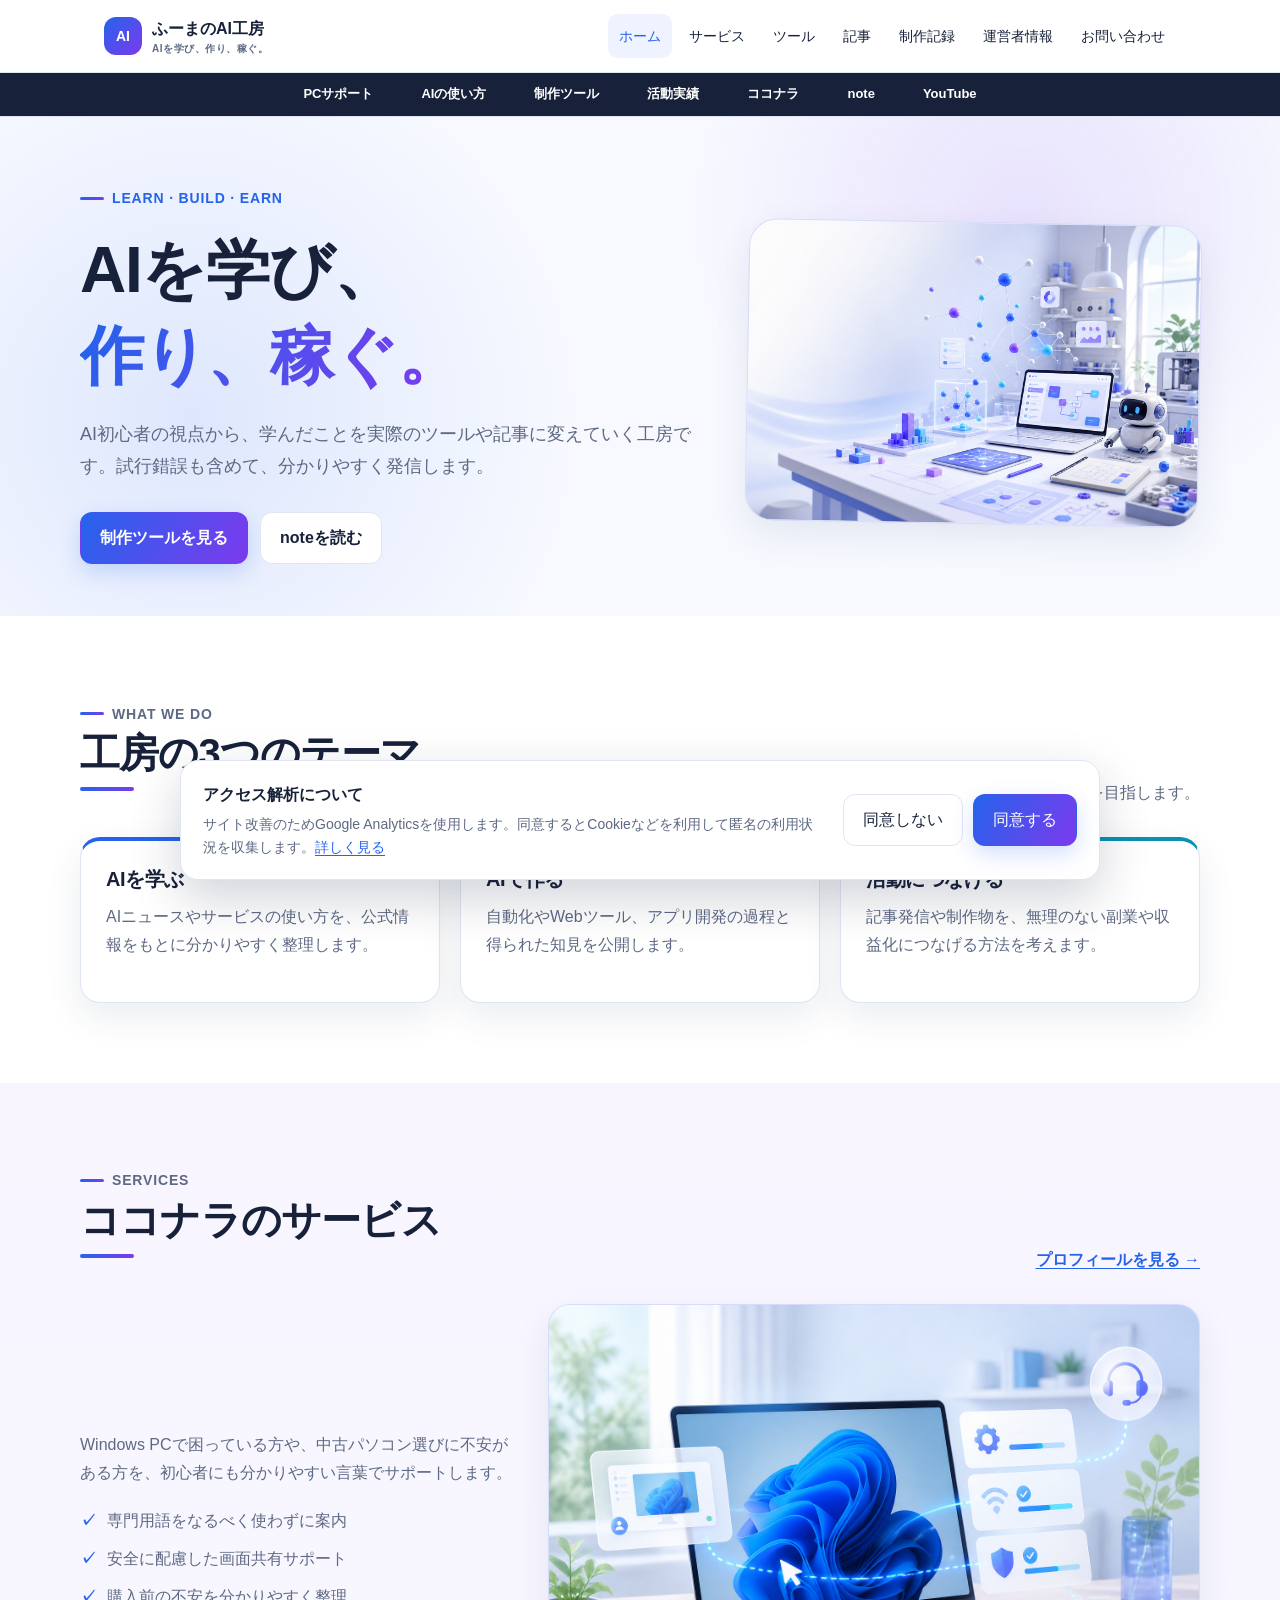
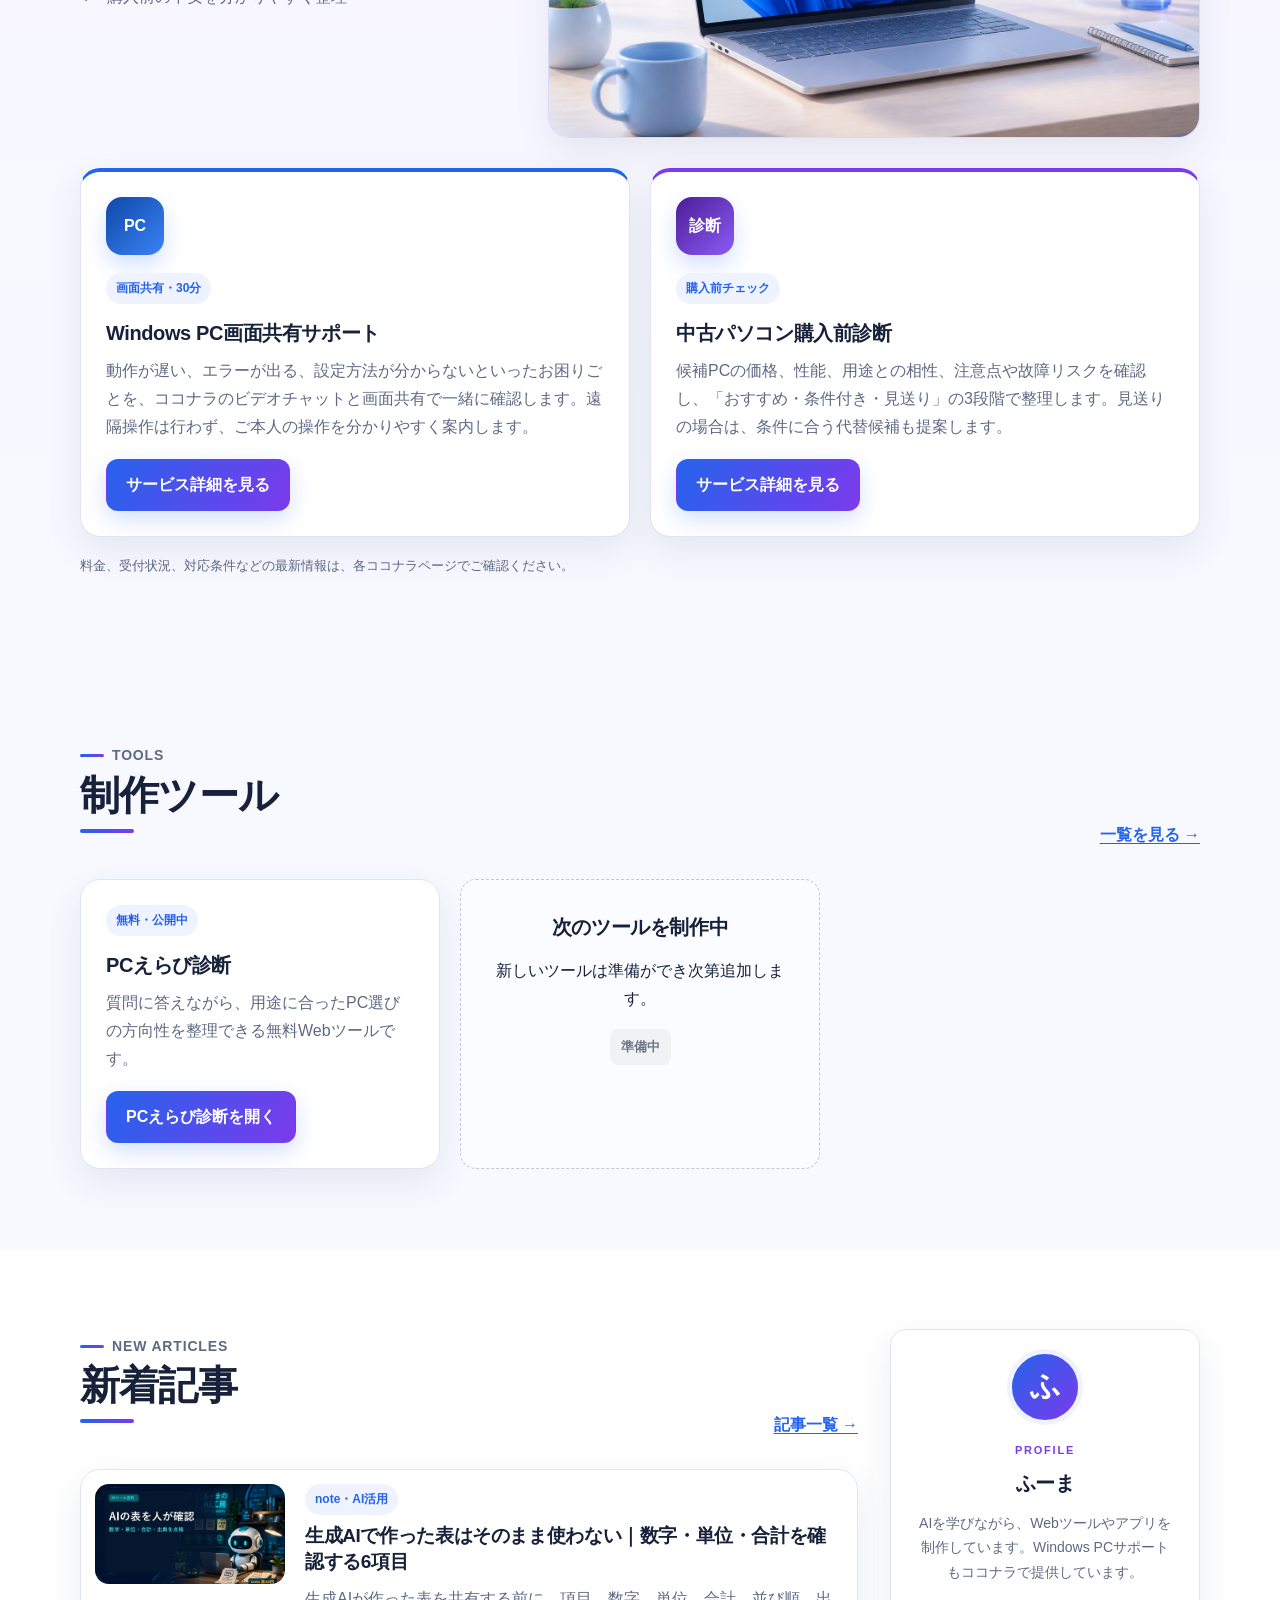
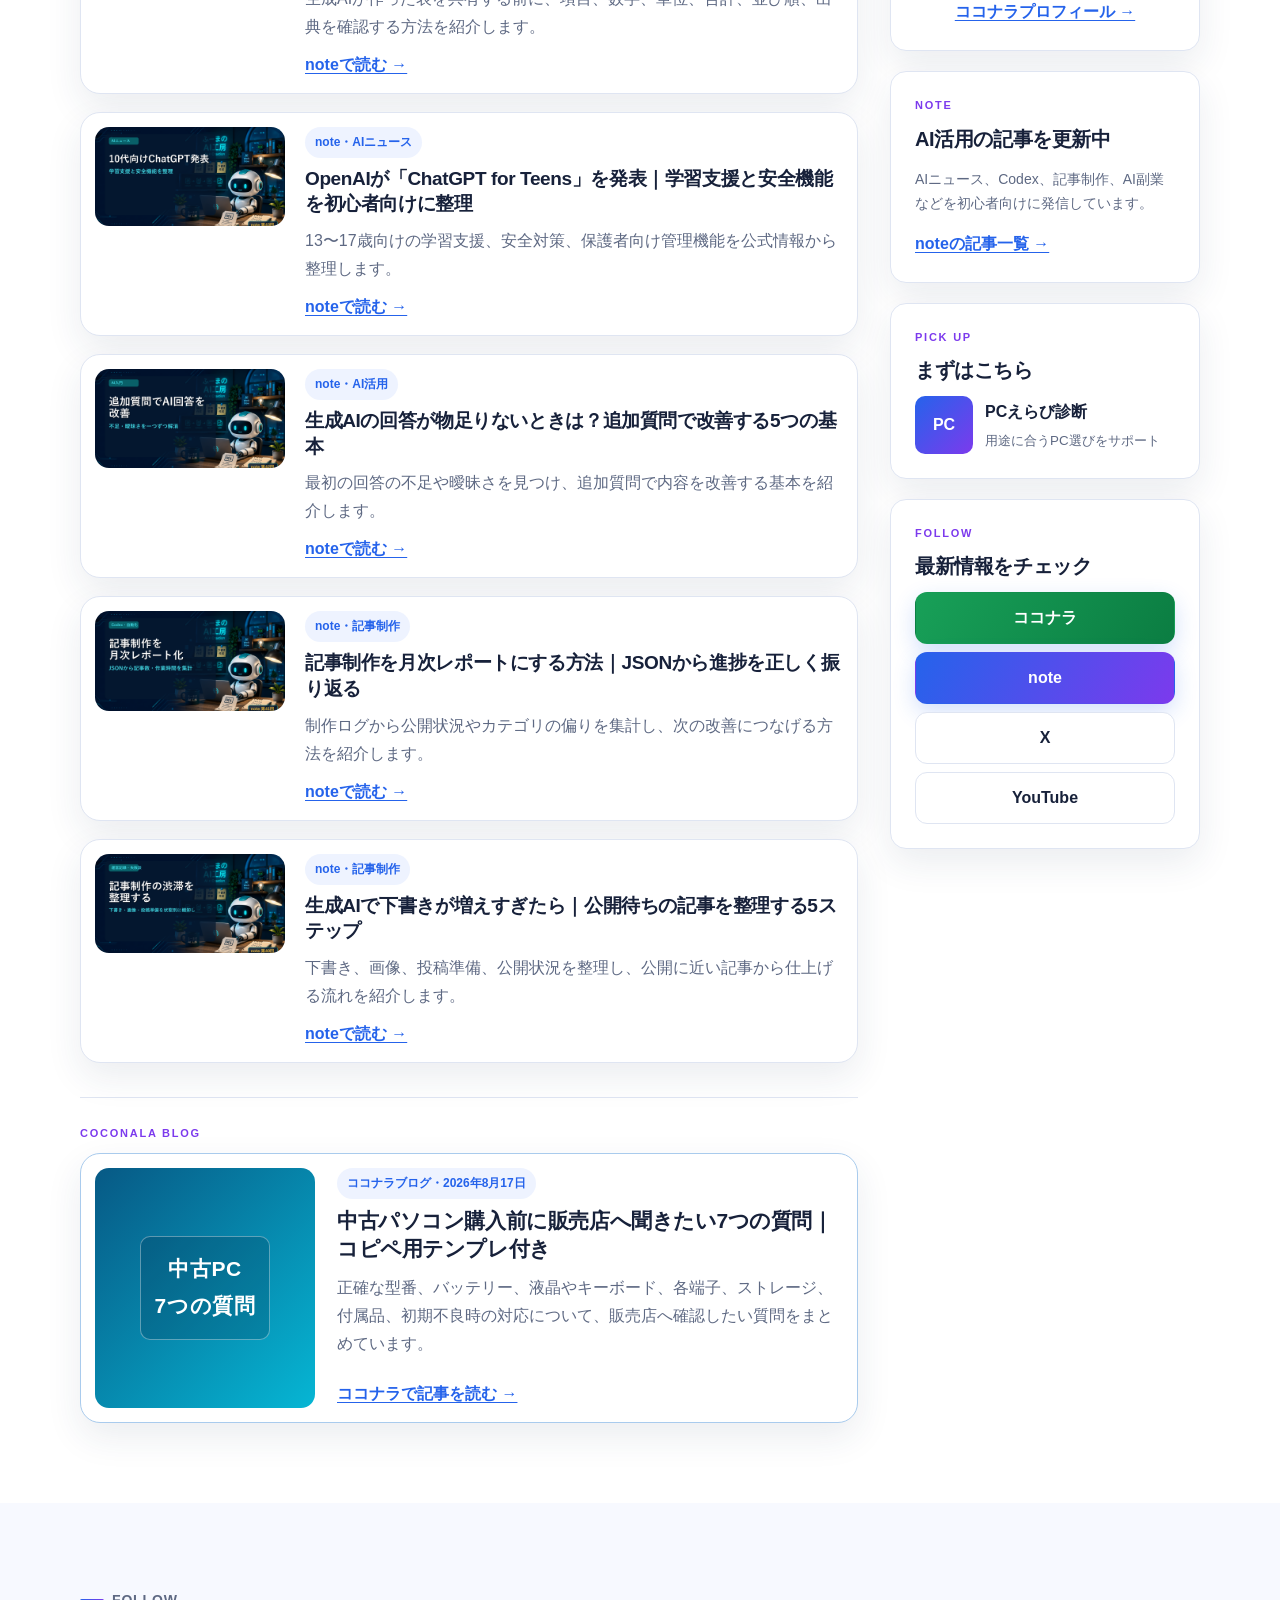
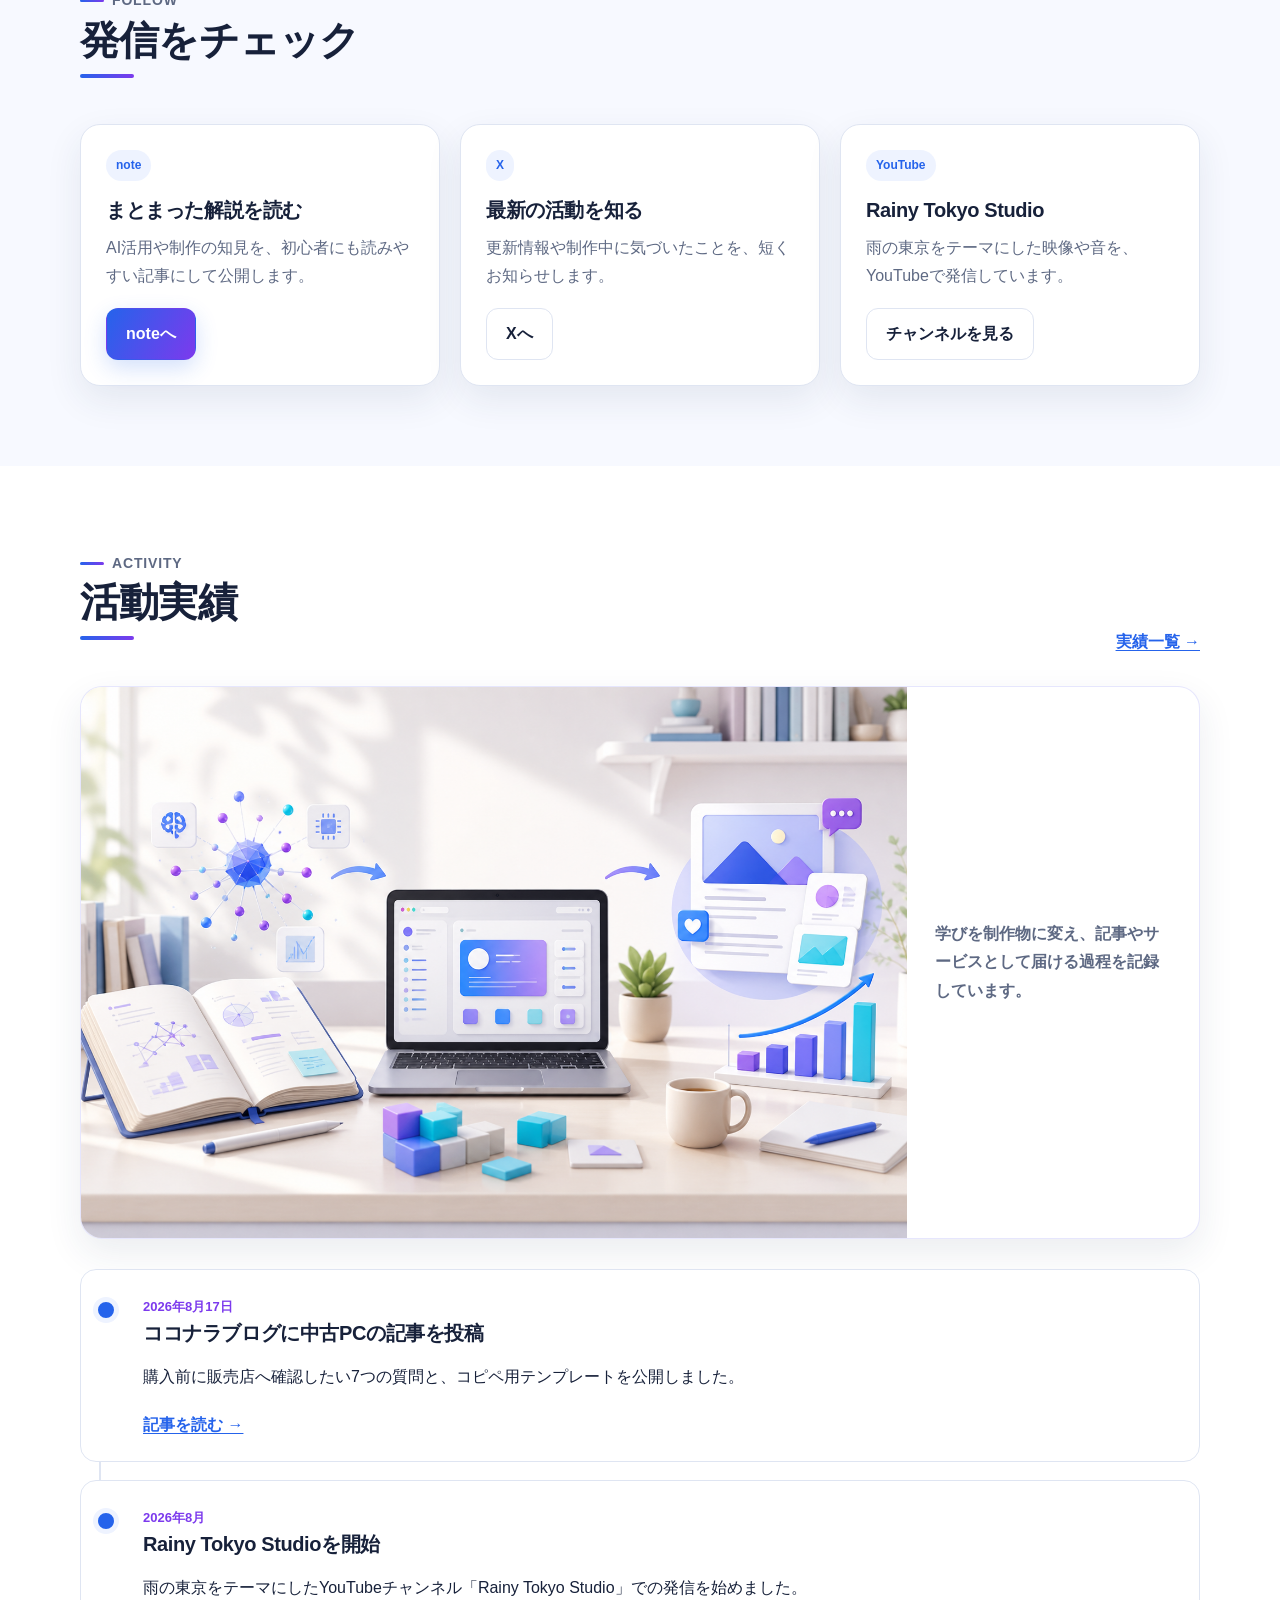
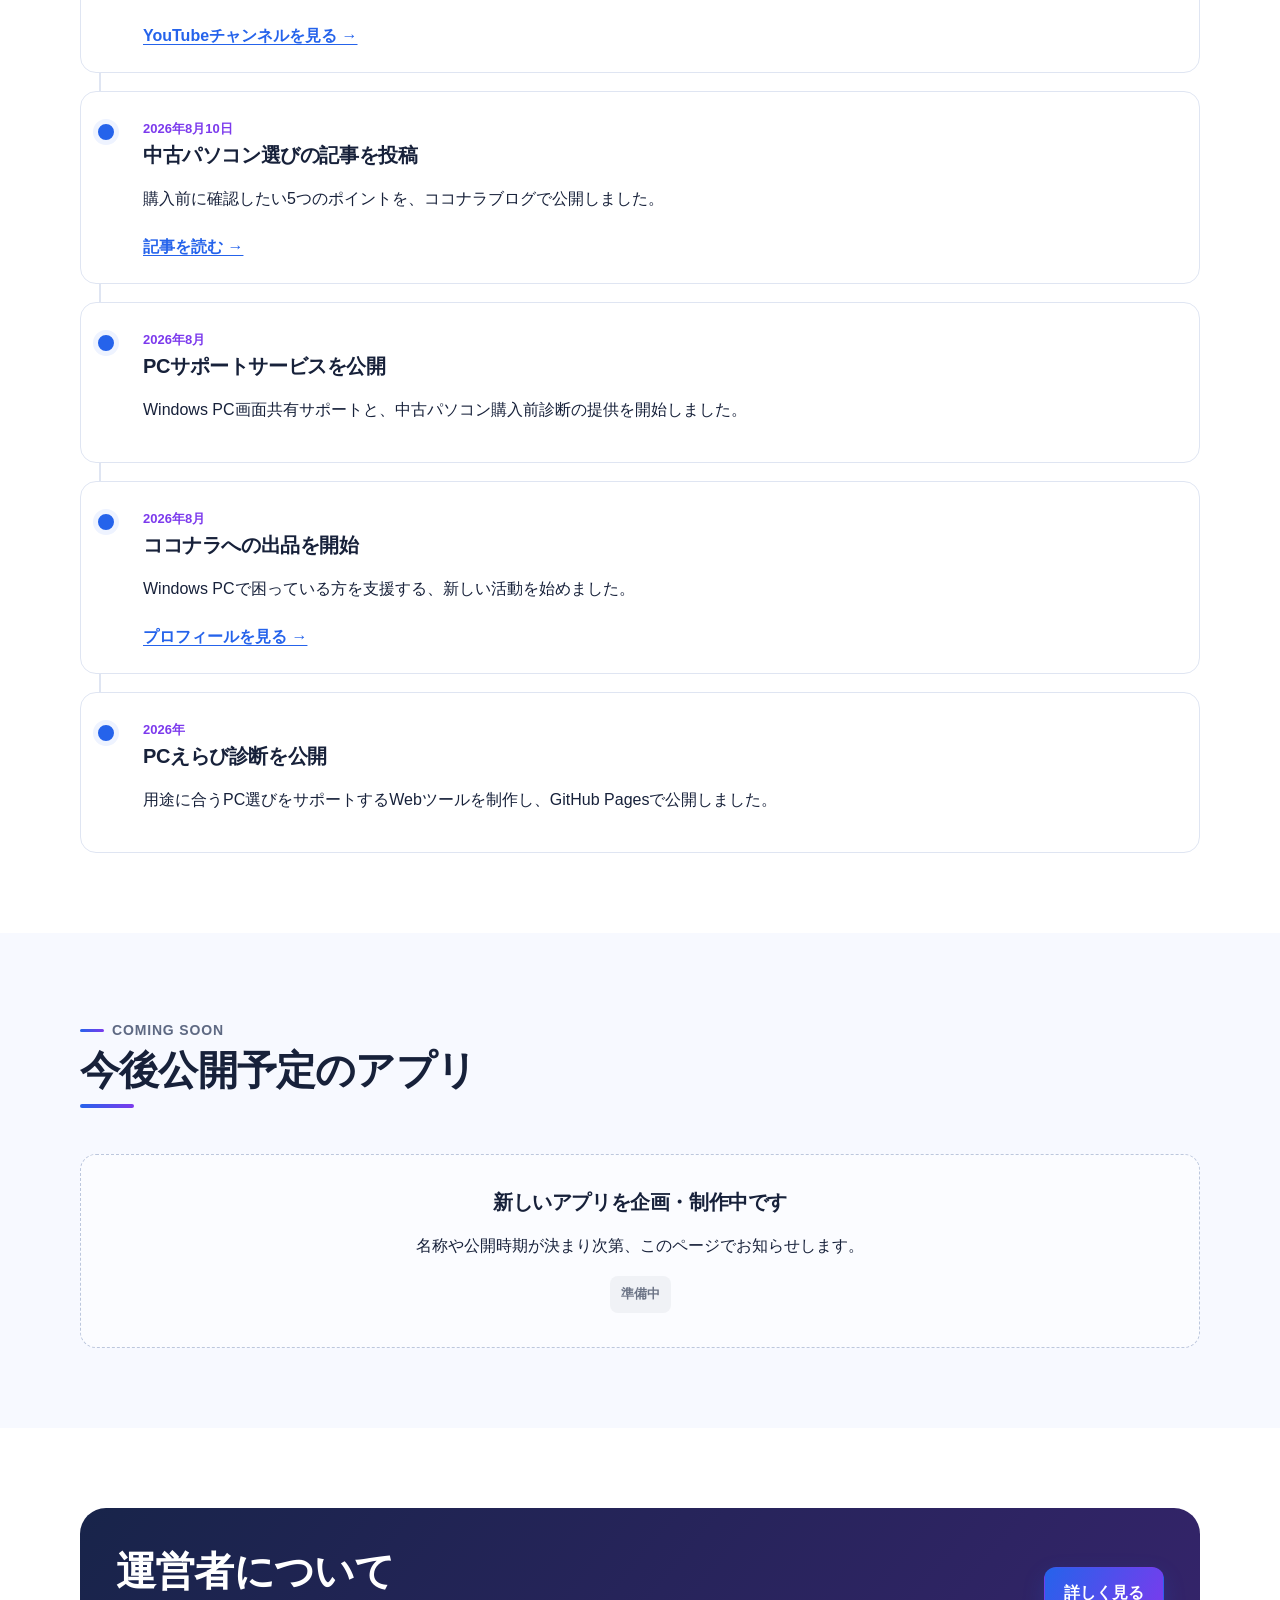
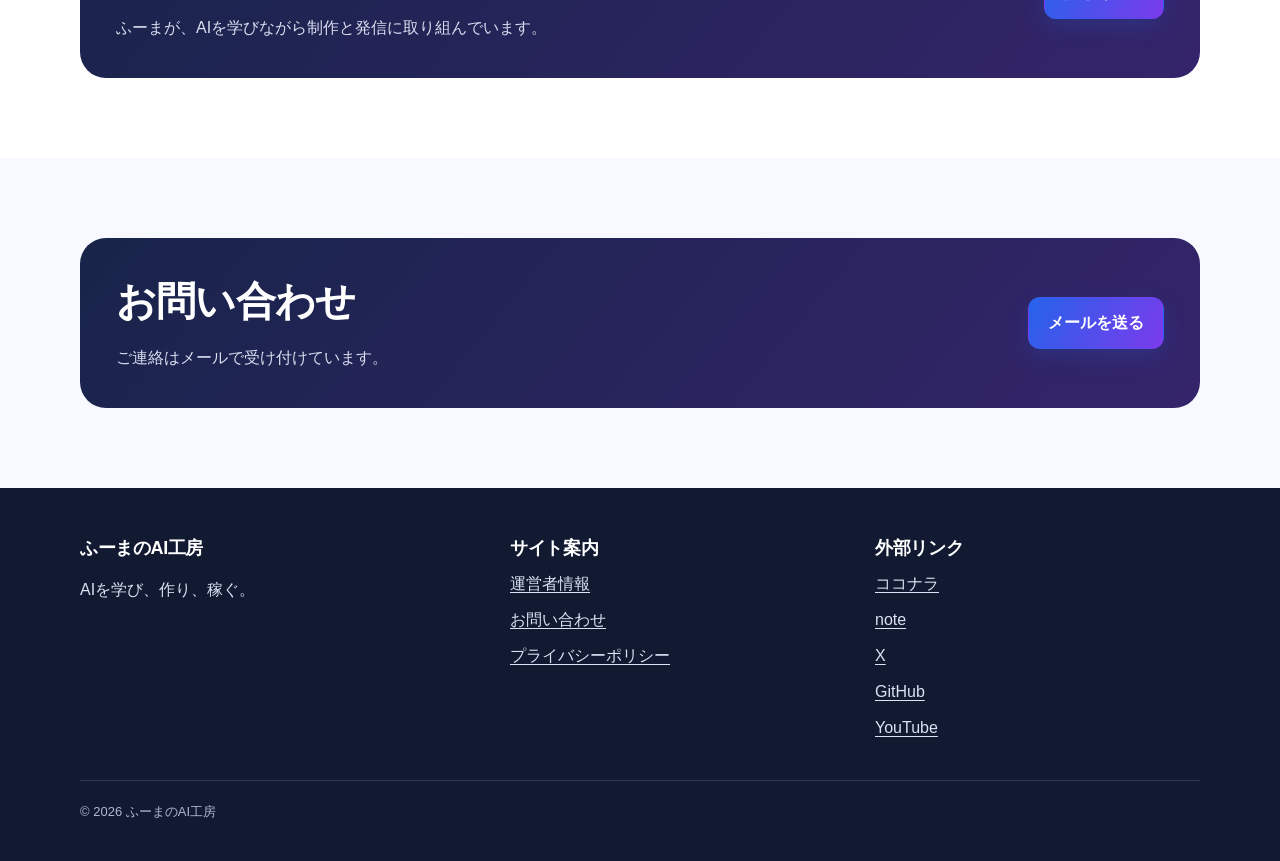
<file: index.html>
<!doctype html><html lang="ja"><head><meta charset="utf-8"><meta name="google-site-verification" content="5FplLQQSmOVmzkju9GcSB9xvbwCMGpUDY1RWh9uH3o0"><meta name="viewport" content="width=device-width,initial-scale=1"><title>ふーまのAI工房｜AIを学び、作り、稼ぐ。</title><meta name="description" content="AIの学び方、Webツールやアプリの制作、発信と収益化の記録をまとめる、ふーまのAI工房の公式サイトです。"><link rel="canonical" href="https://fuma7587-del.github.io/homepages/"><meta property="og:type" content="website"><meta property="og:locale" content="ja_JP"><meta property="og:site_name" content="ふーまのAI工房"><meta property="og:title" content="ふーまのAI工房｜AIを学び、作り、稼ぐ。"><meta property="og:description" content="AIの学び、ツール開発、発信の記録をまとめる公式サイトです。"><meta property="og:url" content="https://fuma7587-del.github.io/homepages/"><meta name="twitter:card" content="summary"><link rel="stylesheet" href="style.css"><script src="script.js" defer></script></head><body>
<a class="skip-link" href="#main">本文へ移動</a><header class="site-header"><div class="header-inner"><a class="brand" href="index.html"><span class="brand-mark" aria-hidden="true">AI</span><span>ふーまのAI工房<small>AIを学び、作り、稼ぐ。</small></span></a><button class="nav-toggle" type="button" aria-expanded="false" aria-controls="global-nav">メニュー</button><nav id="global-nav" class="site-nav" aria-label="メインナビゲーション"><ul class="nav-list"><li><a href="index.html">ホーム</a></li><li><a href="tools.html">ツール</a></li><li><a href="articles.html">記事</a></li><li><a href="history.html">制作記録</a></li><li><a href="about.html">運営者情報</a></li><li><a href="contact.html">お問い合わせ</a></li></ul></nav></div><nav class="topic-nav" aria-label="コンテンツカテゴリー"><div class="container"><a href="#services">PCサポート</a><a href="articles.html">AIの使い方</a><a href="tools.html">制作ツール</a><a href="history.html">活動実績</a><a data-link="coconalaUrl" target="_blank" rel="noopener noreferrer">ココナラ</a><a data-link="noteUrl" target="_blank" rel="noopener noreferrer">note</a></div></nav></header>
<main id="main"><section class="hero"><div class="container hero-grid"><div><p class="eyebrow">LEARN · BUILD · EARN</p><h1>AIを学び、<br><span class="gradient-text">作り、稼ぐ。</span></h1><p class="lead">AI初心者の視点から、学んだことを実際のツールや記事に変えていく工房です。試行錯誤も含めて、分かりやすく発信します。</p><div class="actions"><a class="button" href="tools.html">制作ツールを見る</a><a class="button secondary" data-link="noteUrl" target="_blank" rel="noopener noreferrer">noteを読む</a></div></div><figure class="hero-image"><img src="assets/images/site/ai-workshop-hero.png" alt="AIの学習とツール開発を行う明るいデジタル工房" width="1536" height="1024" fetchpriority="high"></figure></div></section>
<section class="section alt"><div class="container"><div class="section-heading"><div><p class="eyebrow">WHAT WE DO</p><h2>工房の3つのテーマ</h2></div><p>難しい言葉をできるだけ避け、初心者でも次の一歩が分かる情報を目指します。</p></div><div class="grid"><article class="card feature-card"><h3>AIを学ぶ</h3><p>AIニュースやサービスの使い方を、公式情報をもとに分かりやすく整理します。</p></article><article class="card feature-card"><h3>AIで作る</h3><p>自動化やWebツール、アプリ開発の過程と得られた知見を公開します。</p></article><article class="card feature-card"><h3>活動につなげる</h3><p>記事発信や制作物を、無理のない副業や収益化につなげる方法を考えます。</p></article></div></div></section>
<section class="section services-section" id="services"><div class="container"><div class="section-heading"><div><p class="eyebrow">SERVICES</p><h2>ココナラのサービス</h2></div><a class="text-link" data-link="coconalaUrl" target="_blank" rel="noopener noreferrer">プロフィールを見る →</a></div><div class="section-split"><div><p class="section-intro">Windows PCで困っている方や、中古パソコン選びに不安がある方を、初心者にも分かりやすい言葉でサポートします。</p><ul class="image-points"><li>専門用語をなるべく使わずに案内</li><li>安全に配慮した画面共有サポート</li><li>購入前の不安を分かりやすく整理</li></ul></div><figure class="section-visual"><img src="assets/images/site/windows-pc-support.png" alt="画面共有でWindowsパソコンの設定や不調を確認するサポートイメージ" width="1536" height="1024" loading="lazy" decoding="async"></figure></div><div class="grid two service-grid"><article class="card service-card"><span class="service-icon" aria-hidden="true">PC</span><span class="tag">画面共有・30分</span><h3>Windows PC画面共有サポート</h3><p>動作が遅い、エラーが出る、設定方法が分からないといったお困りごとを、ココナラのビデオチャットと画面共有で一緒に確認します。遠隔操作は行わず、ご本人の操作を分かりやすく案内します。</p><a class="button" data-link="pcSupportUrl" target="_blank" rel="noopener noreferrer">サービス詳細を見る</a></article><article class="card service-card"><span class="service-icon purple" aria-hidden="true">診断</span><span class="tag">購入前チェック</span><h3>中古パソコン購入前診断</h3><p>候補PCの価格、性能、用途との相性、注意点や故障リスクを確認し、「おすすめ・条件付き・見送り」の3段階で整理します。見送りの場合は、条件に合う代替候補も提案します。</p><a class="button" data-link="usedPcCheckUrl" target="_blank" rel="noopener noreferrer">サービス詳細を見る</a></article></div><p class="service-note">料金、受付状況、対応条件などの最新情報は、各ココナラページでご確認ください。</p></div></section>
<section class="section" id="tools"><div class="container"><div class="section-heading"><div><p class="eyebrow">TOOLS</p><h2>制作ツール</h2></div><a class="text-link" href="tools.html">一覧を見る →</a></div><div class="grid"><article class="card"><span class="tag">無料・公開中</span><h3>PCえらび診断</h3><p>質問に答えながら、用途に合ったPC選びの方向性を整理できる無料Webツールです。</p><a class="button" href="https://fuma7587-del.github.io/pc-erabi/" target="_blank" rel="noopener noreferrer">PCえらび診断を開く</a></article><div class="empty-state"><h3>次のツールを制作中</h3><p>新しいツールは準備ができ次第追加します。</p><span class="status">準備中</span></div></div></div></section>
<section class="section alt" id="articles"><div class="container blog-layout"><div class="article-column"><div class="section-heading"><div><p class="eyebrow">NEW ARTICLES</p><h2>新着記事</h2></div><a class="text-link" href="articles.html">記事一覧 →</a></div><div class="note-article-feed" data-note-articles data-limit="5"></div><div class="external-article"><p class="side-label">COCONALA BLOG</p><article class="card article-card featured-article"><div class="article-thumb thumb-cyan" aria-hidden="true"><span>中古PC<br>5つの確認</span></div><div><span class="tag">ココナラブログ</span><h3>中古パソコンを買う前に確認したい5つのポイント</h3><p>用途、性能、型番、状態、価格。購入後の後悔を減らすための確認ポイントをまとめました。</p><a class="text-link" data-link="coconalaBlogUrl" target="_blank" rel="noopener noreferrer">ココナラで記事を読む →</a></div></article></div></div><aside class="sidebar" aria-label="サイト情報"><section class="side-card profile-card"><div class="profile-mark" aria-hidden="true">ふ</div><p class="side-label">PROFILE</p><h2>ふーま</h2><p>AIを学びながら、Webツールやアプリを制作しています。Windows PCサポートもココナラで提供しています。</p><a class="text-link" data-link="coconalaUrl" target="_blank" rel="noopener noreferrer">ココナラプロフィール →</a></section><section class="side-card"><p class="side-label">NOTE</p><h2>AI活用の記事を更新中</h2><p>AIニュース、Codex、記事制作、AI副業などを初心者向けに発信しています。</p><a class="text-link" data-link="noteUrl" target="_blank" rel="noopener noreferrer">noteの記事一覧 →</a></section><section class="side-card"><p class="side-label">PICK UP</p><h2>まずはこちら</h2><a class="pickup-link" href="https://fuma7587-del.github.io/pc-erabi/" target="_blank" rel="noopener noreferrer"><span class="mini-thumb">PC</span><span><strong>PCえらび診断</strong><small>用途に合うPC選びをサポート</small></span></a></section><section class="side-card"><p class="side-label">FOLLOW</p><h2>最新情報をチェック</h2><div class="side-actions three"><a class="button coconala-button" data-link="coconalaUrl" target="_blank" rel="noopener noreferrer">ココナラ</a><a class="button" data-link="noteUrl" target="_blank" rel="noopener noreferrer">note</a><a class="button secondary" data-link="xUrl" target="_blank" rel="noopener noreferrer">X</a></div></section></aside></div></section>
<section class="section"><div class="container"><div class="section-heading"><div><p class="eyebrow">FOLLOW</p><h2>発信をチェック</h2></div></div><div class="grid two"><article class="card"><span class="tag">note</span><h3>まとまった解説を読む</h3><p>AI活用や制作の知見を、初心者にも読みやすい記事にして公開します。</p><a class="button" data-link="noteUrl" target="_blank" rel="noopener noreferrer">noteへ</a></article><article class="card"><span class="tag">X</span><h3>最新の活動を知る</h3><p>更新情報や制作中に気づいたことを、短くお知らせします。</p><a class="button secondary" data-link="xUrl" target="_blank" rel="noopener noreferrer">Xへ</a></article></div></div></section>
<section class="section alt" id="history"><div class="container"><div class="section-heading"><div><p class="eyebrow">ACTIVITY</p><h2>活動実績</h2></div><a class="text-link" href="history.html">実績一覧 →</a></div><figure class="activity-visual"><img src="assets/images/site/learn-build-share.png" alt="AIを学び、ツールを作り、記事として発信する活動の流れ" width="1568" height="1003" loading="lazy" decoding="async"><figcaption>学びを制作物に変え、記事やサービスとして届ける過程を記録しています。</figcaption></figure><div class="timeline"><article class="timeline-item"><time datetime="2026-08-10">2026年8月10日</time><h3>中古パソコン選びの記事を投稿</h3><p>購入前に確認したい5つのポイントを、ココナラブログで公開しました。</p><a class="text-link" data-link="coconalaBlogUrl" target="_blank" rel="noopener noreferrer">記事を読む →</a></article><article class="timeline-item"><time datetime="2026-08">2026年8月</time><h3>PCサポートサービスを公開</h3><p>Windows PC画面共有サポートと、中古パソコン購入前診断の提供を開始しました。</p></article><article class="timeline-item"><time datetime="2026-08">2026年8月</time><h3>ココナラへの出品を開始</h3><p>Windows PCで困っている方を支援する、新しい活動を始めました。</p><a class="text-link" data-link="coconalaUrl" target="_blank" rel="noopener noreferrer">プロフィールを見る →</a></article><article class="timeline-item"><time datetime="2026">2026年</time><h3>PCえらび診断を公開</h3><p>用途に合うPC選びをサポートするWebツールを制作し、GitHub Pagesで公開しました。</p></article></div></div></section>
<section class="section"><div class="container"><div class="section-heading"><div><p class="eyebrow">COMING SOON</p><h2>今後公開予定のアプリ</h2></div></div><div class="empty-state"><h3>新しいアプリを企画・制作中です</h3><p>名称や公開時期が決まり次第、このページでお知らせします。</p><span class="status">準備中</span></div></div></section>
<section class="section alt"><div class="container"><div class="cta-panel"><div><h2>運営者について</h2><p>ふーまが、AIを学びながら制作と発信に取り組んでいます。</p></div><a class="button" href="about.html">詳しく見る</a></div></div></section>
<section class="section"><div class="container"><div class="cta-panel"><div><h2>お問い合わせ</h2><p>ご連絡はメールで受け付けています。</p></div><a class="button" data-link="contactEmail">メールを送る</a></div></div></section></main>
<footer class="site-footer"><div class="container"><div class="footer-grid"><div><h2>ふーまのAI工房</h2><p>AIを学び、作り、稼ぐ。</p></div><div><h3>サイト案内</h3><ul class="footer-links"><li><a href="about.html">運営者情報</a></li><li><a href="contact.html">お問い合わせ</a></li><li><a href="privacy.html">プライバシーポリシー</a></li></ul></div><div><h3>外部リンク</h3><ul class="footer-links"><li><a data-link="noteUrl" target="_blank" rel="noopener noreferrer">note</a></li><li><a data-link="xUrl" target="_blank" rel="noopener noreferrer">X</a></li><li><a data-link="githubUrl" target="_blank" rel="noopener noreferrer">GitHub</a></li></ul></div></div><p class="copyright">© <span data-year></span> ふーまのAI工房</p></div></footer></body></html>
</file>
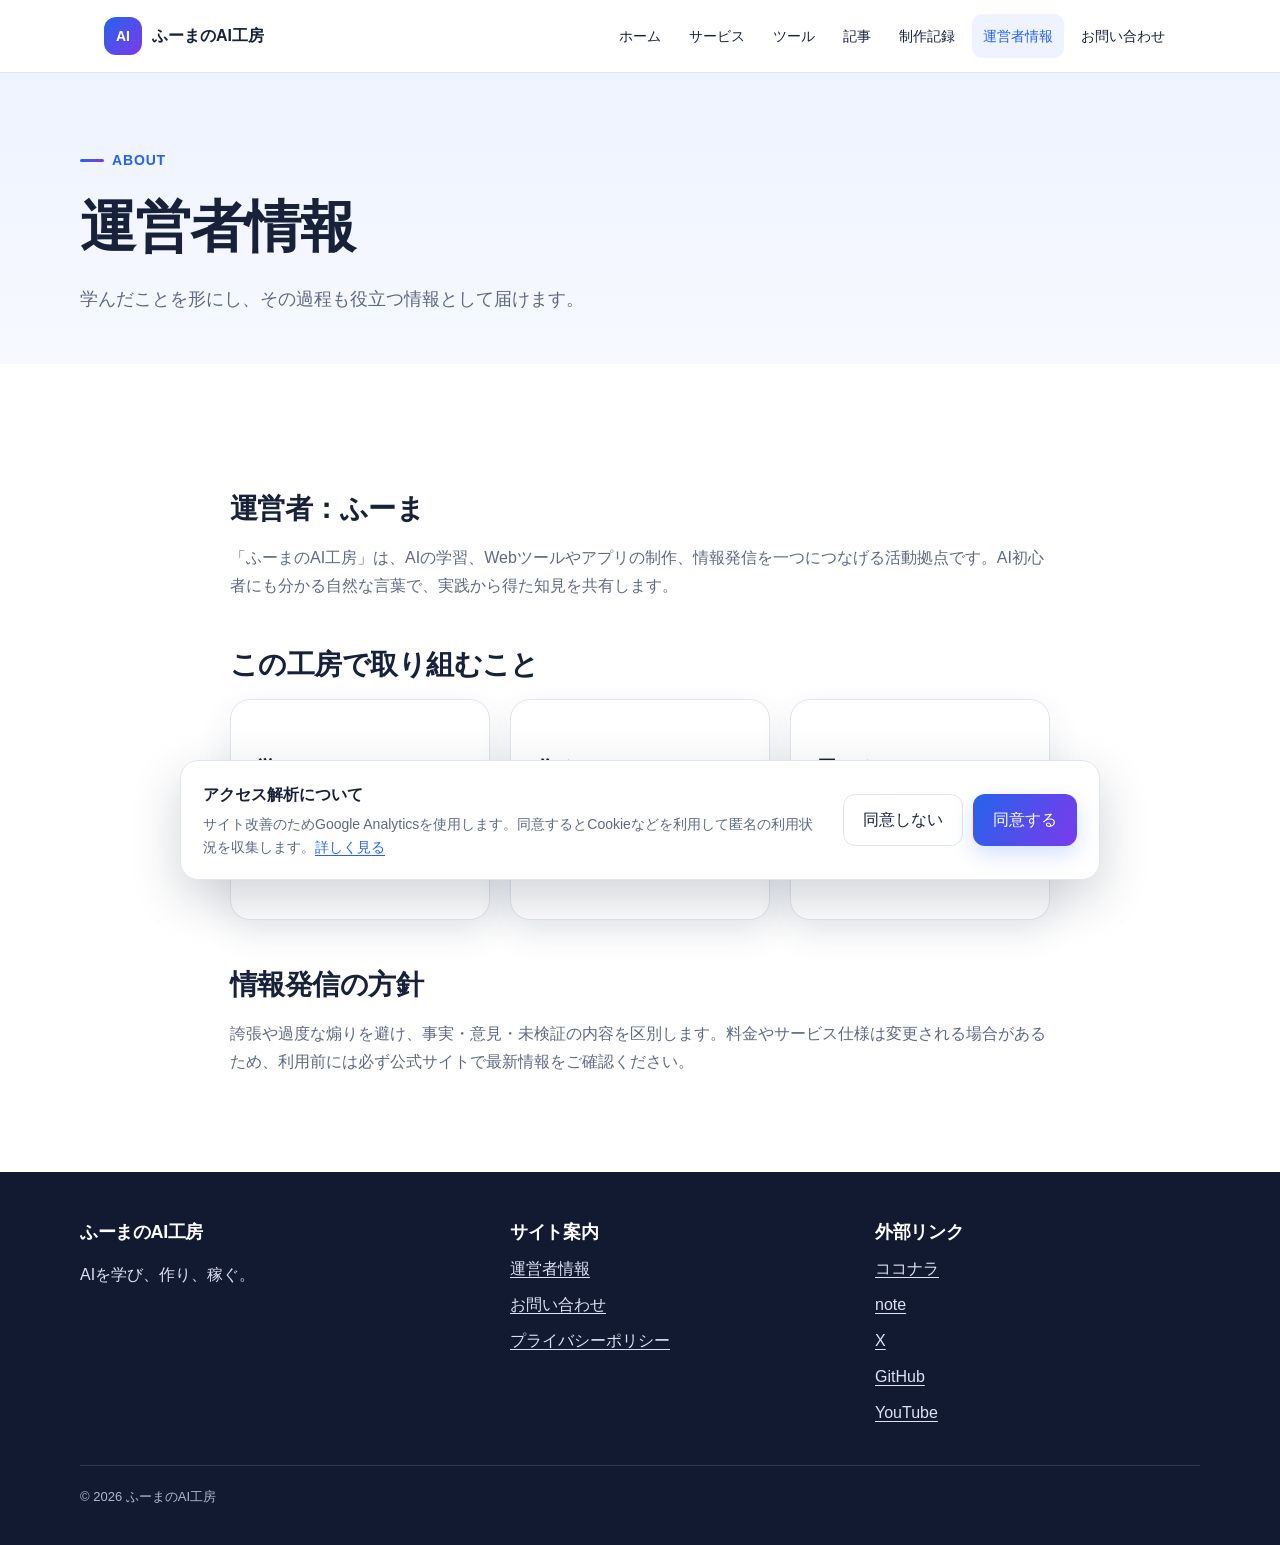
<file: about.html>
<!doctype html><html lang="ja"><head><meta charset="utf-8"><meta name="viewport" content="width=device-width,initial-scale=1"><title>運営者情報｜ふーまのAI工房</title><meta name="description" content="ふーまのAI工房の運営者と活動方針をご紹介します。"><link rel="canonical" href="https://fuma7587-del.github.io/homepages/about.html"><meta property="og:type" content="website"><meta property="og:locale" content="ja_JP"><meta property="og:site_name" content="ふーまのAI工房"><meta property="og:title" content="運営者情報｜ふーまのAI工房"><meta property="og:description" content="運営者ふーまと、AIを学び、作り、稼ぐ活動について。"><meta property="og:url" content="https://fuma7587-del.github.io/homepages/about.html"><meta name="twitter:card" content="summary"><link rel="stylesheet" href="style.css"><script src="script.js" defer></script></head><body>
<a class="skip-link" href="#main">本文へ移動</a><header class="site-header"><div class="header-inner"><a class="brand" href="index.html"><span class="brand-mark" aria-hidden="true">AI</span>ふーまのAI工房</a><button class="nav-toggle" type="button" aria-expanded="false" aria-controls="global-nav">メニュー</button><nav id="global-nav" class="site-nav" aria-label="メインナビゲーション"><ul class="nav-list"><li><a href="index.html">ホーム</a></li><li><a href="tools.html">ツール</a></li><li><a href="articles.html">記事</a></li><li><a href="history.html">制作記録</a></li><li><a href="about.html">運営者情報</a></li><li><a href="contact.html">お問い合わせ</a></li></ul></nav></div></header>
<main id="main"><section class="page-hero"><div class="container"><p class="eyebrow">ABOUT</p><h1>運営者情報</h1><p class="lead">学んだことを形にし、その過程も役立つ情報として届けます。</p></div></section><section class="section alt"><div class="container content-block"><h2>運営者：ふーま</h2><p>「ふーまのAI工房」は、AIの学習、Webツールやアプリの制作、情報発信を一つにつなげる活動拠点です。AI初心者にも分かる自然な言葉で、実践から得た知見を共有します。</p><h2>この工房で取り組むこと</h2><div class="grid"><article class="card"><h3>学ぶ</h3><p>AIサービスや開発方法について、公式情報を優先しながら理解を深めます。</p></article><article class="card"><h3>作る</h3><p>学んだ内容を、実際に使えるWebツールやアプリとして形にします。</p></article><article class="card"><h3>届ける</h3><p>記事や制作記録を通じて、成功だけでなく試行錯誤も共有します。</p></article></div><h2>情報発信の方針</h2><p>誇張や過度な煽りを避け、事実・意見・未検証の内容を区別します。料金やサービス仕様は変更される場合があるため、利用前には必ず公式サイトで最新情報をご確認ください。</p></div></section></main>
<footer class="site-footer"><div class="container"><div class="footer-grid"><div><h2>ふーまのAI工房</h2><p>AIを学び、作り、稼ぐ。</p></div><div><h3>サイト案内</h3><ul class="footer-links"><li><a href="about.html">運営者情報</a></li><li><a href="contact.html">お問い合わせ</a></li><li><a href="privacy.html">プライバシーポリシー</a></li></ul></div><div><h3>外部リンク</h3><ul class="footer-links"><li><a data-link="noteUrl" target="_blank" rel="noopener noreferrer">note</a></li><li><a data-link="xUrl" target="_blank" rel="noopener noreferrer">X</a></li><li><a data-link="githubUrl" target="_blank" rel="noopener noreferrer">GitHub</a></li></ul></div></div><p class="copyright">© <span data-year></span> ふーまのAI工房</p></div></footer></body></html>
</file>
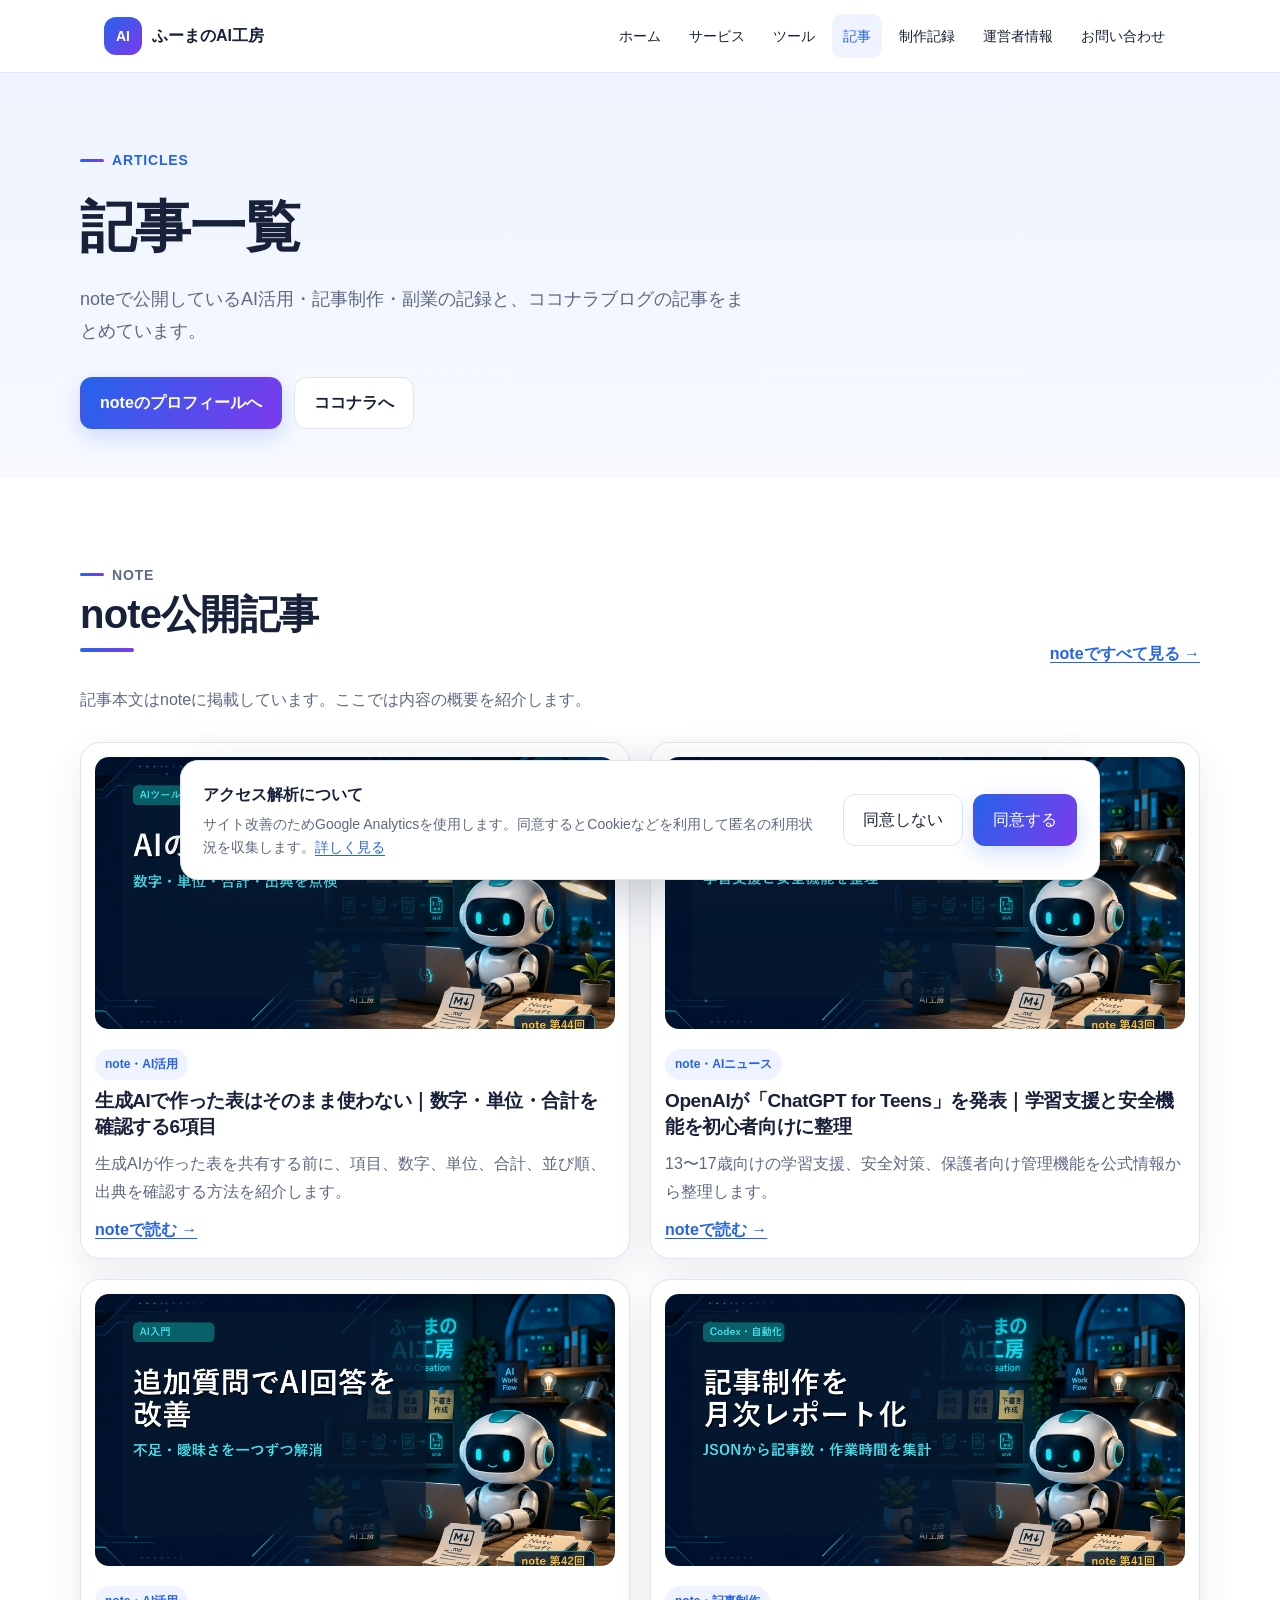
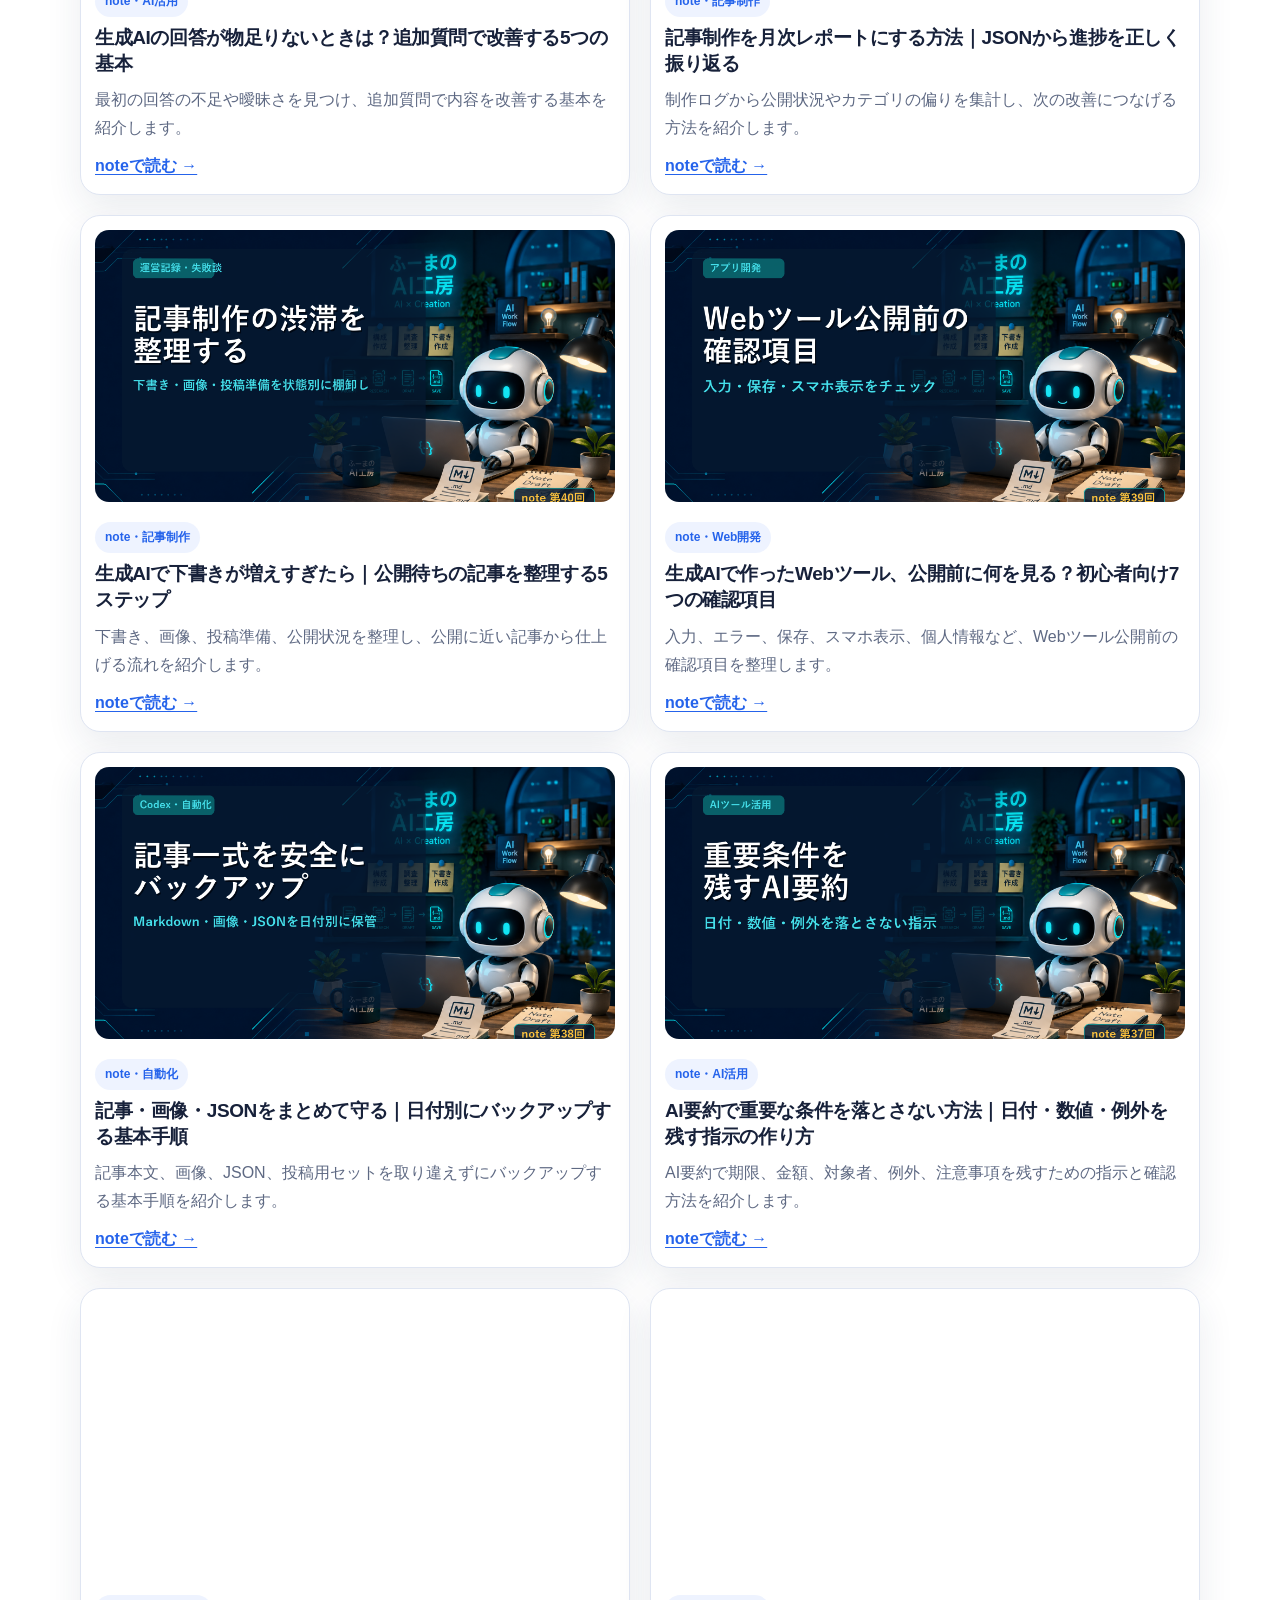
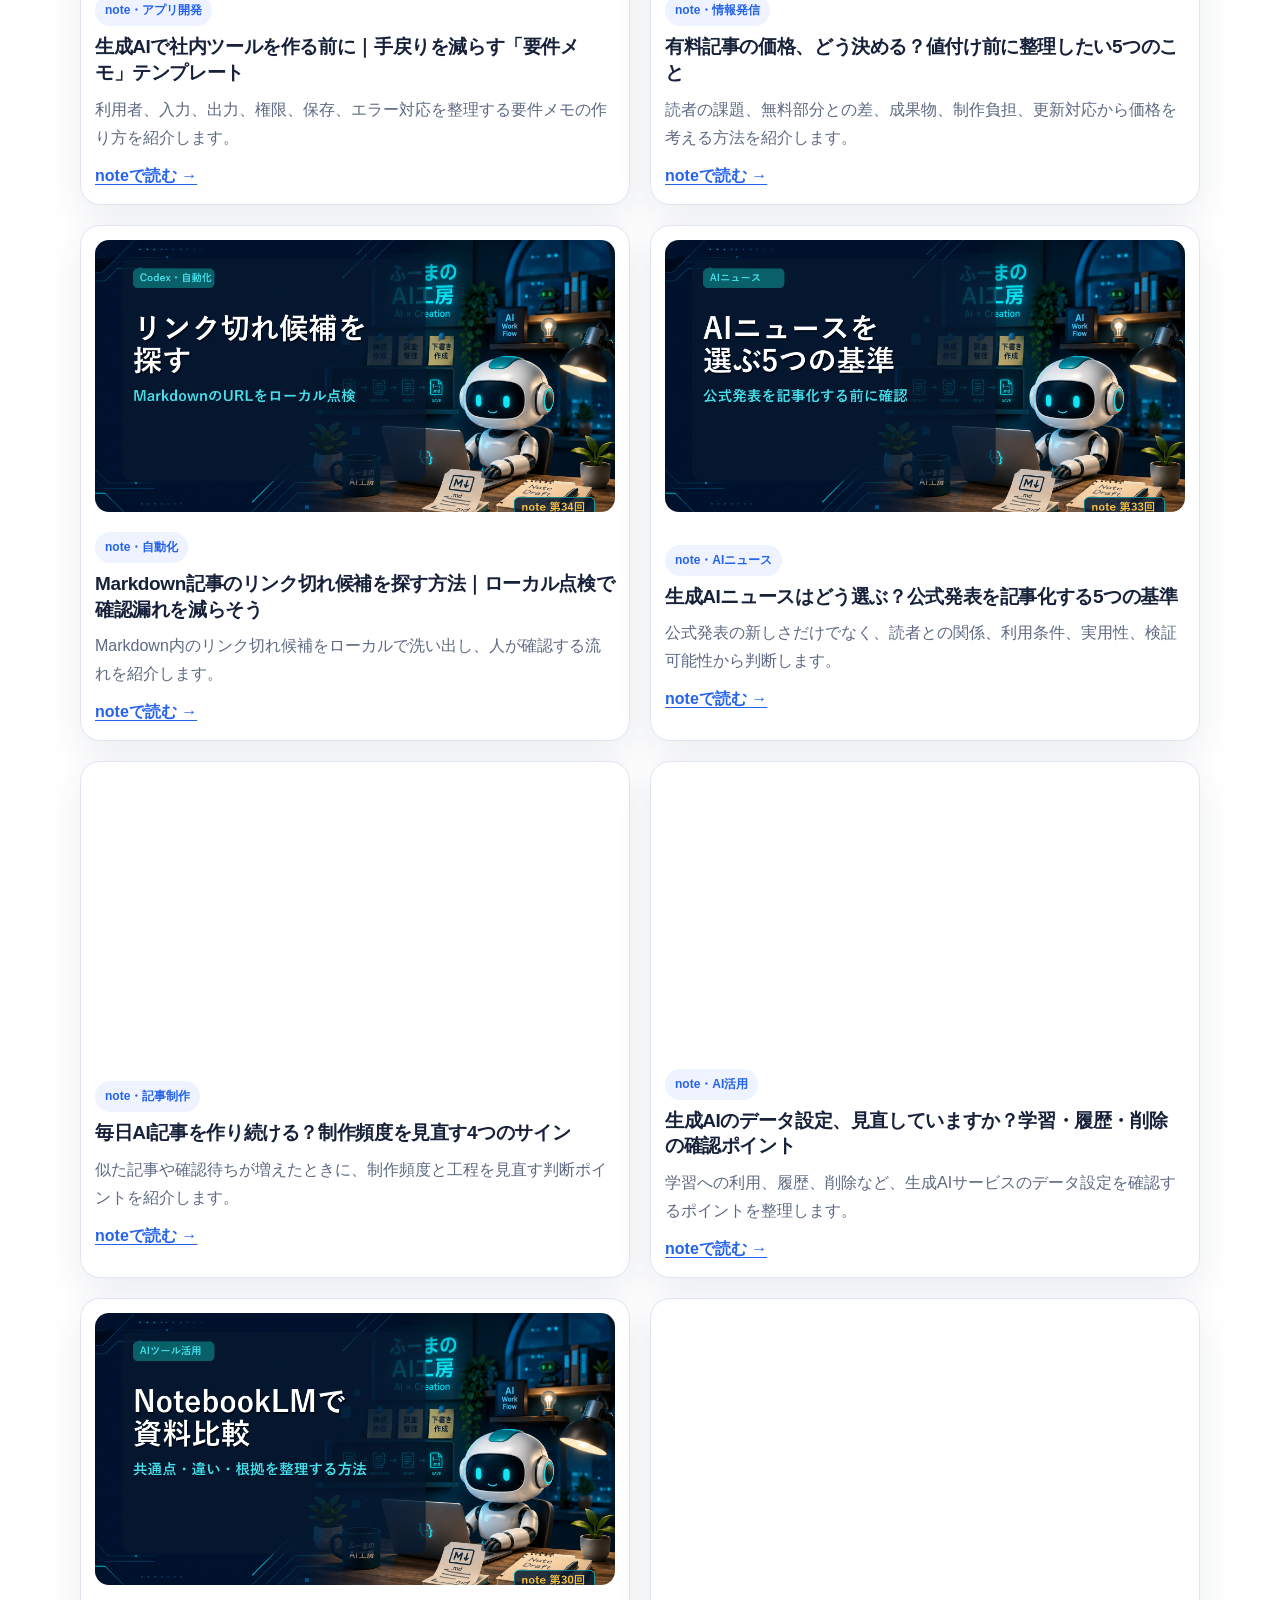
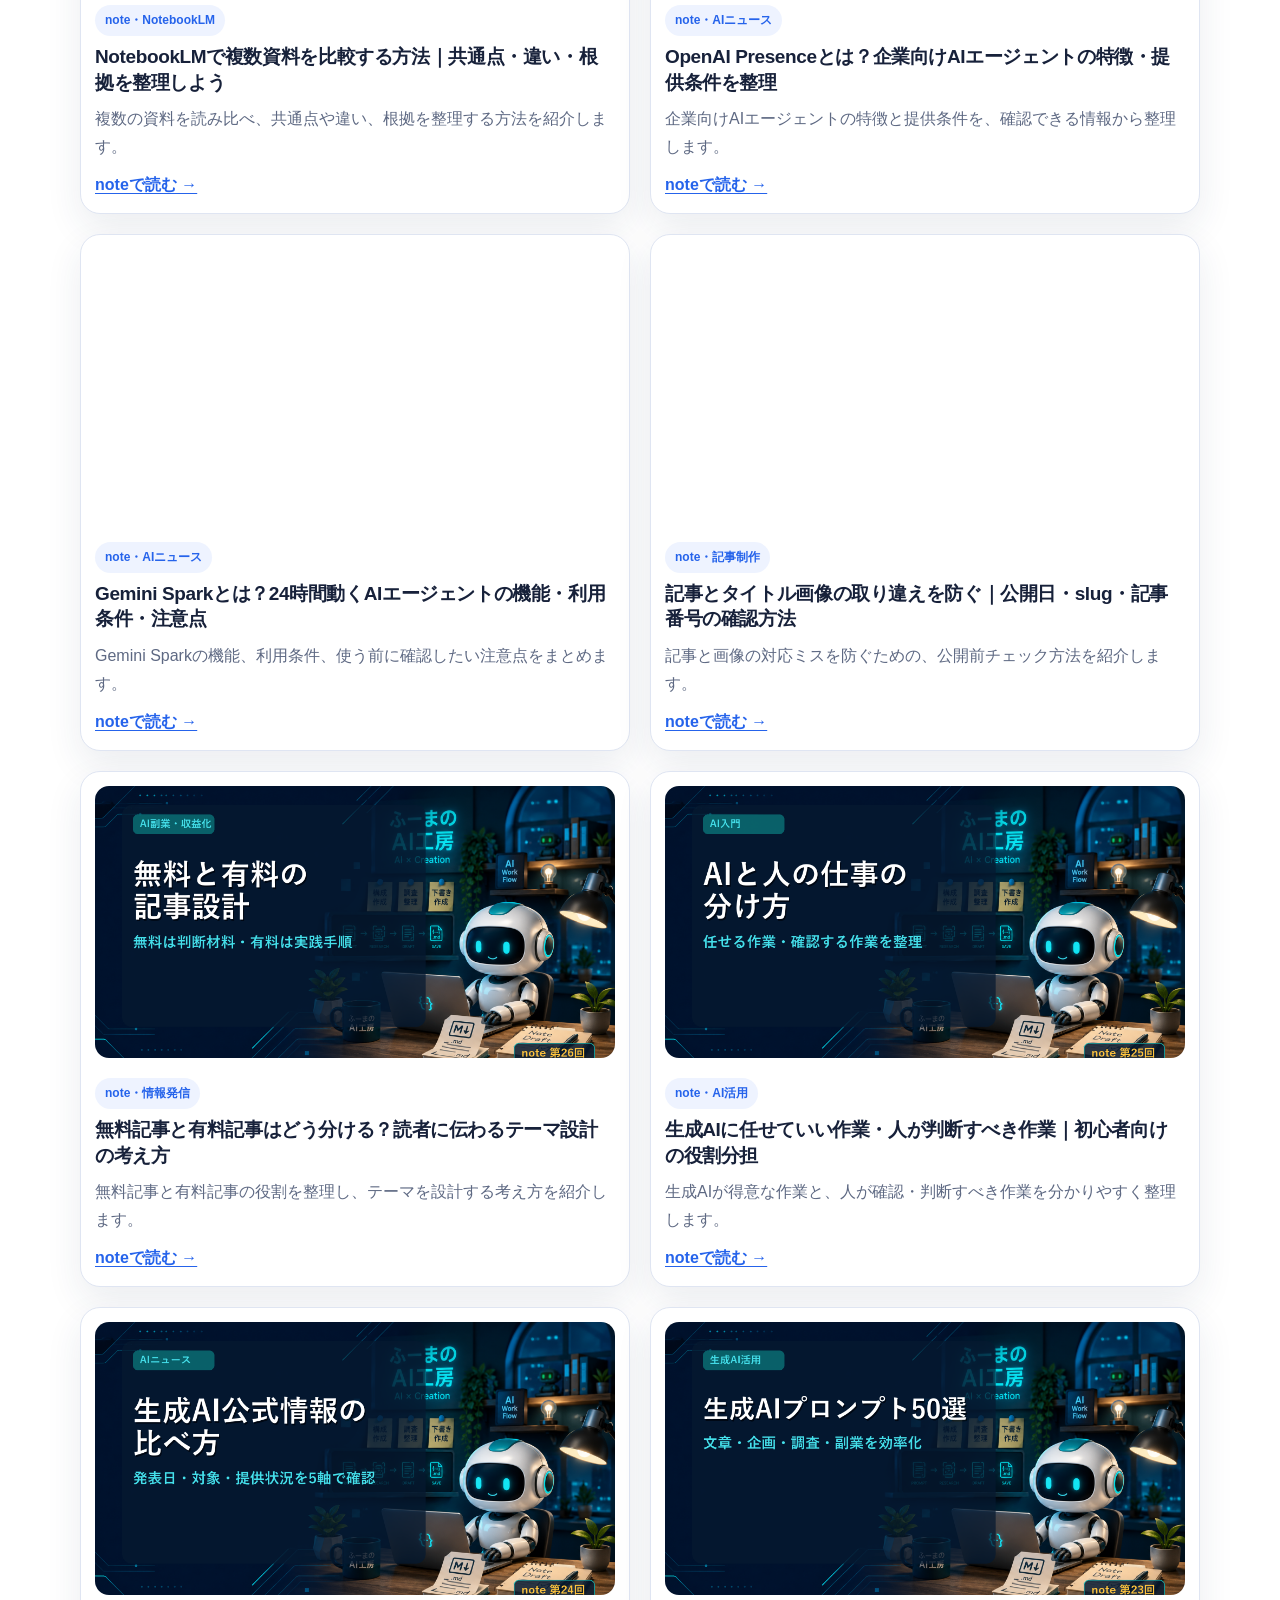
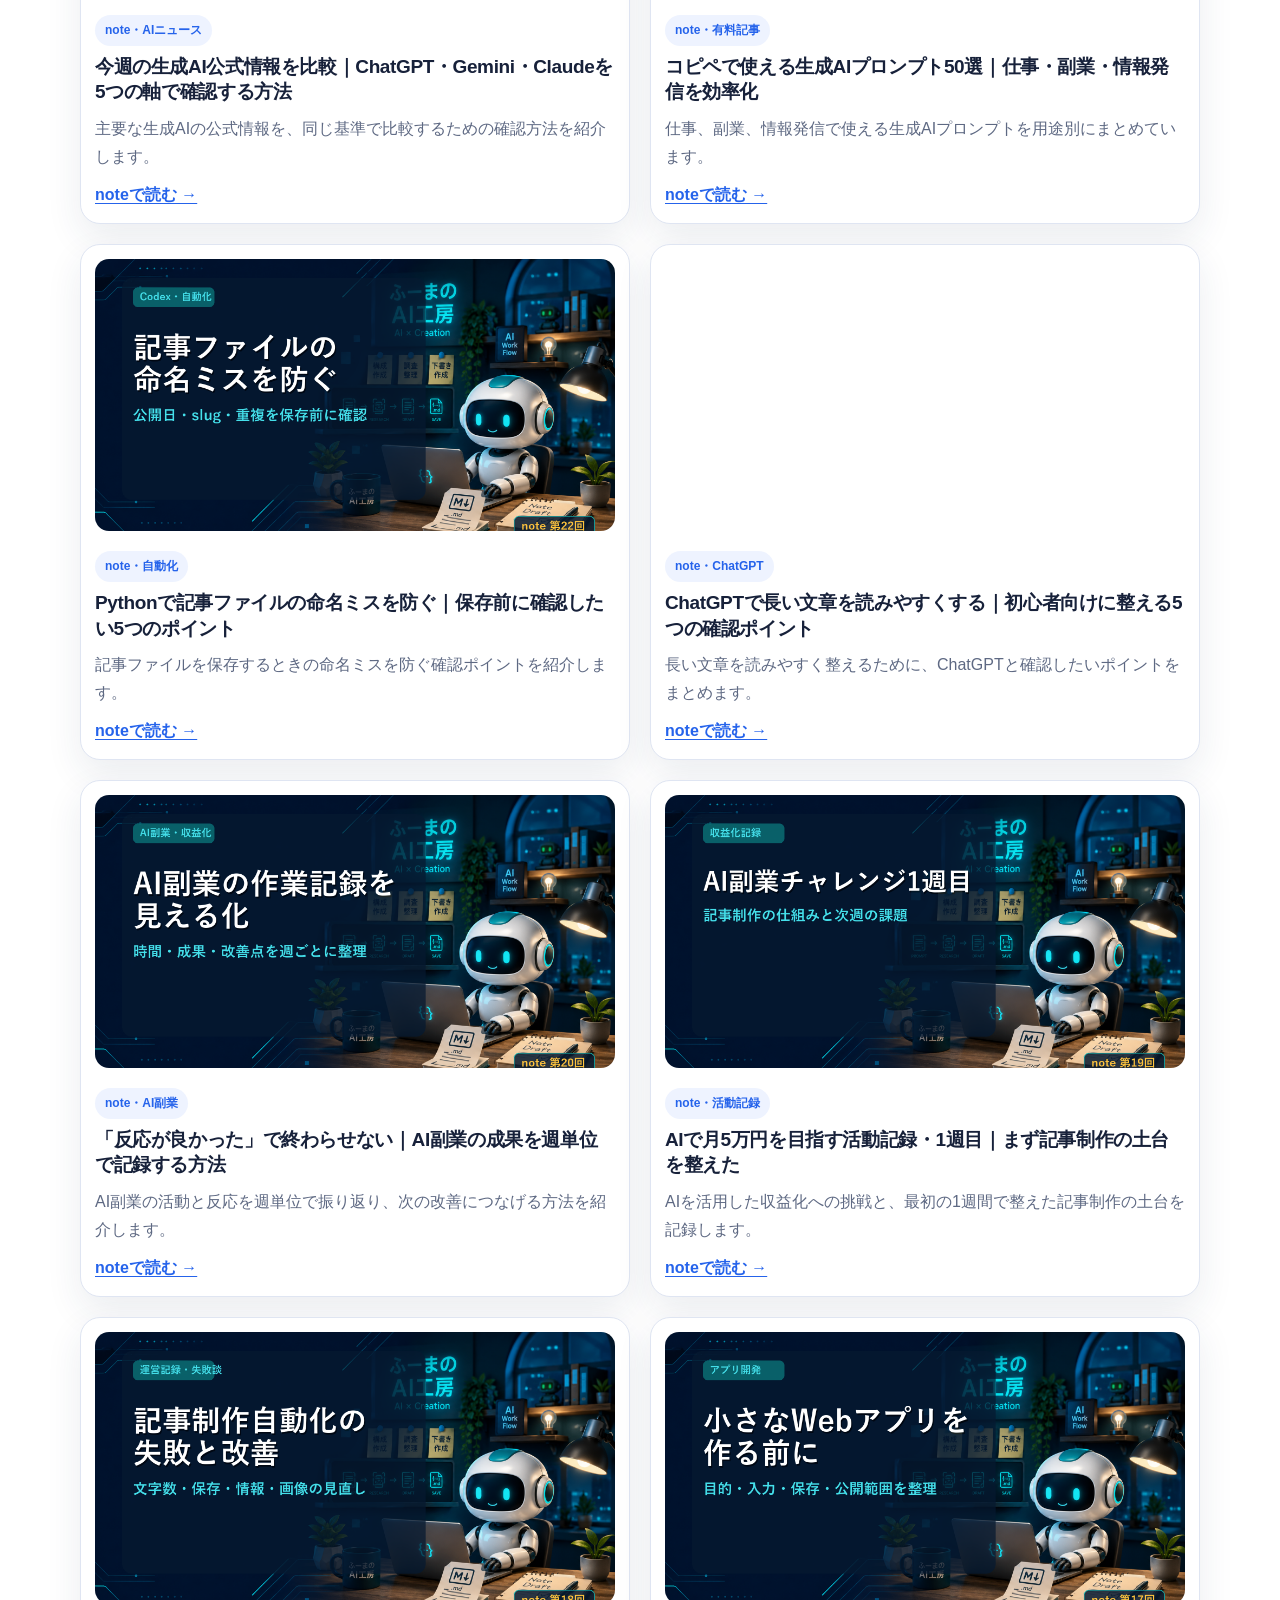
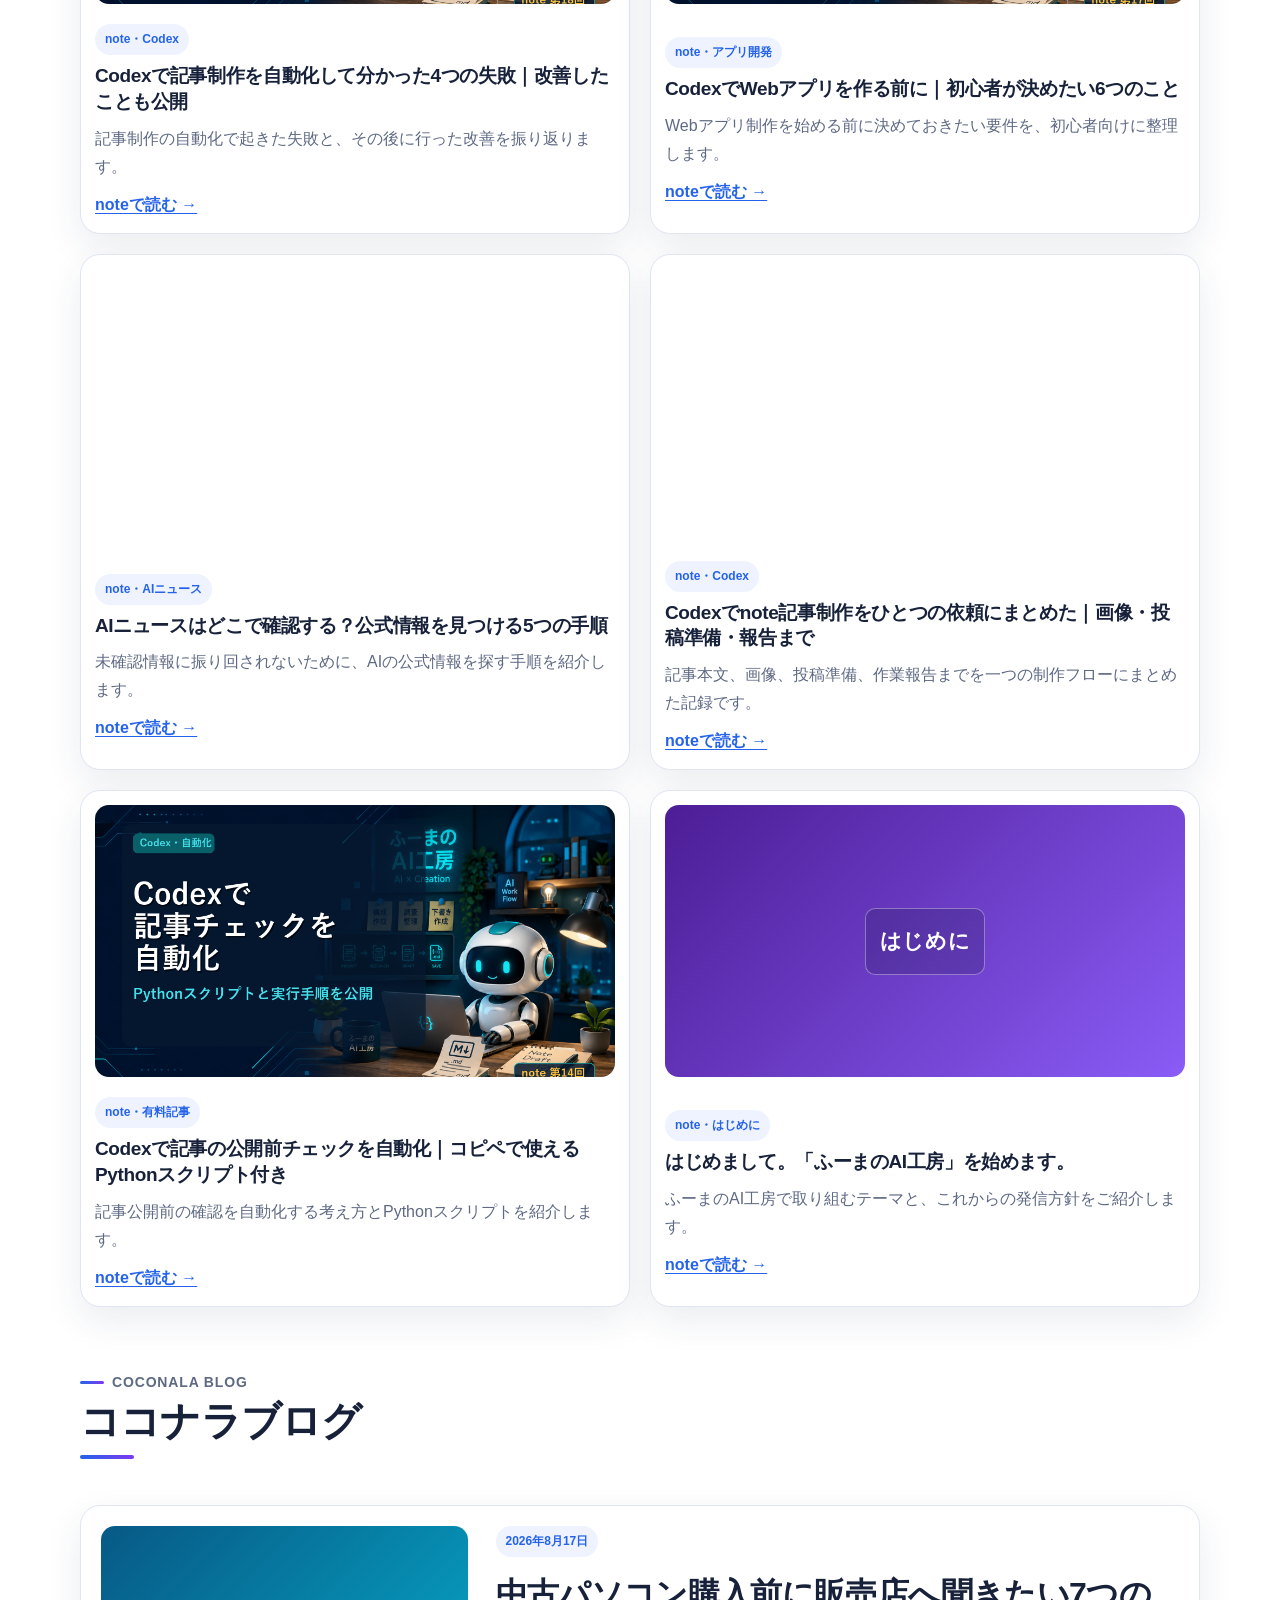
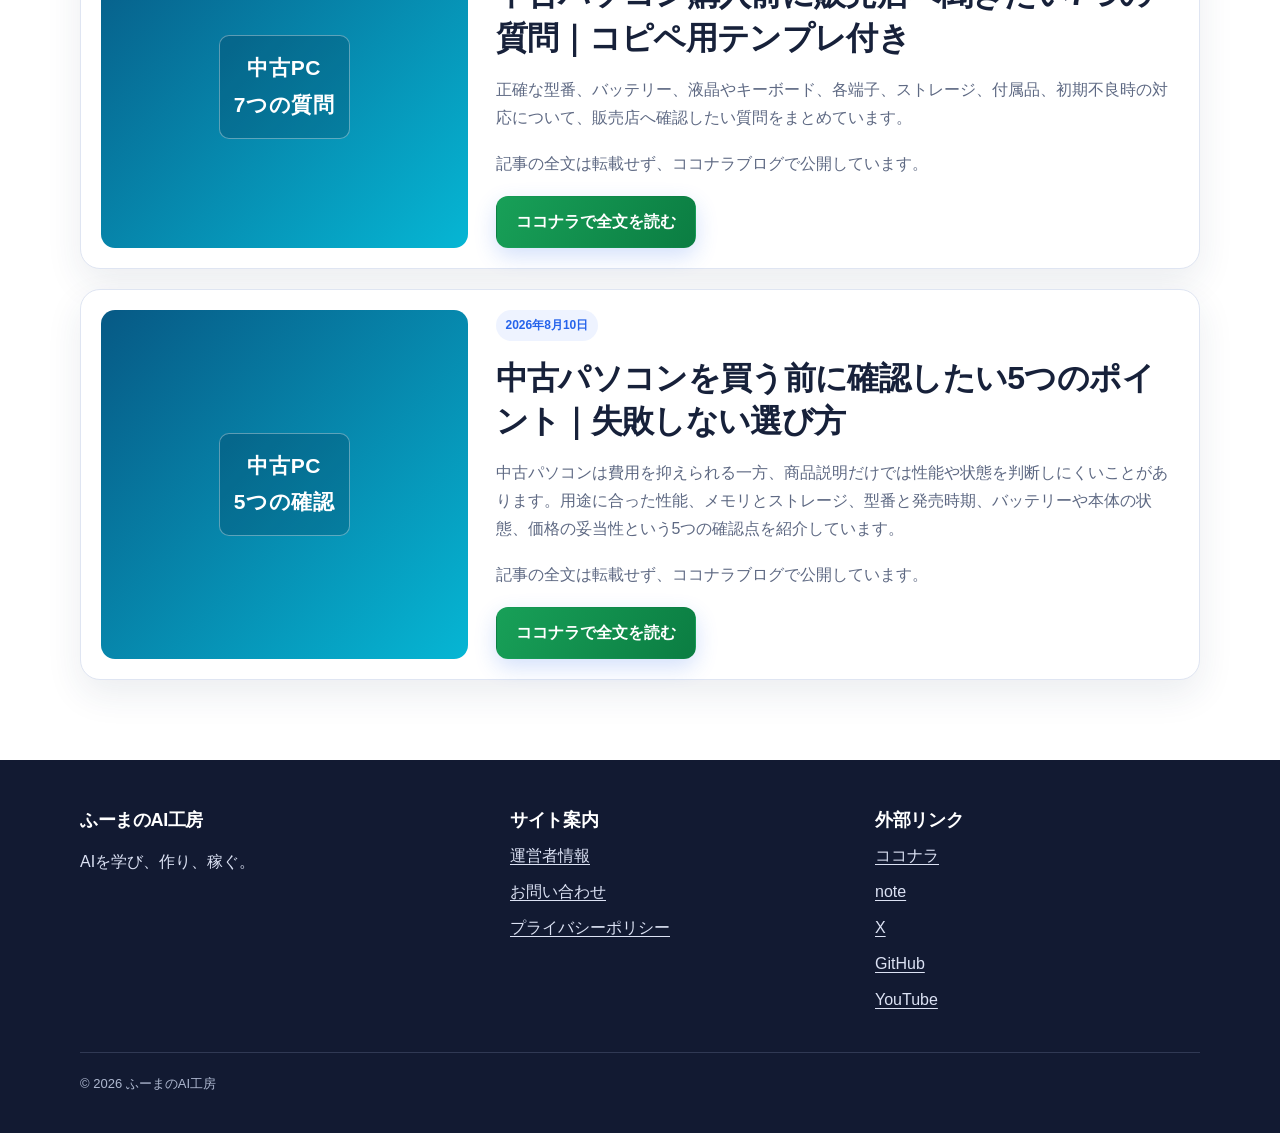
<file: articles.html>
<!doctype html><html lang="ja"><head><meta charset="utf-8"><meta name="viewport" content="width=device-width,initial-scale=1"><title>記事一覧｜ふーまのAI工房</title><meta name="description" content="AI活用、記事制作、Webツール開発についての記事一覧です。"><link rel="canonical" href="https://fuma7587-del.github.io/homepages/articles.html"><meta property="og:type" content="website"><meta property="og:locale" content="ja_JP"><meta property="og:site_name" content="ふーまのAI工房"><meta property="og:title" content="記事一覧｜ふーまのAI工房"><meta property="og:description" content="AI活用と制作に関する記事を掲載します。"><meta property="og:url" content="https://fuma7587-del.github.io/homepages/articles.html"><meta name="twitter:card" content="summary"><link rel="stylesheet" href="style.css"><script src="script.js" defer></script></head><body>
<a class="skip-link" href="#main">本文へ移動</a><header class="site-header"><div class="header-inner"><a class="brand" href="index.html"><span class="brand-mark" aria-hidden="true">AI</span>ふーまのAI工房</a><button class="nav-toggle" type="button" aria-expanded="false" aria-controls="global-nav">メニュー</button><nav id="global-nav" class="site-nav" aria-label="メインナビゲーション"><ul class="nav-list"><li><a href="index.html">ホーム</a></li><li><a href="tools.html">ツール</a></li><li><a href="articles.html">記事</a></li><li><a href="history.html">制作記録</a></li><li><a href="about.html">運営者情報</a></li><li><a href="contact.html">お問い合わせ</a></li></ul></nav></div></header>
<main id="main"><section class="page-hero"><div class="container"><p class="eyebrow">ARTICLES</p><h1>記事一覧</h1><p class="lead">noteで公開しているAI活用・記事制作・副業の記録と、ココナラブログの記事をまとめています。</p><div class="actions"><a class="button" data-link="noteUrl" target="_blank" rel="noopener noreferrer">noteのプロフィールへ</a><a class="button secondary" data-link="coconalaUrl" target="_blank" rel="noopener noreferrer">ココナラへ</a></div></div></section><section class="section alt"><div class="container"><div class="section-heading"><div><p class="eyebrow">NOTE</p><h2>note公開記事</h2></div><a class="text-link" data-link="noteUrl" target="_blank" rel="noopener noreferrer">noteですべて見る →</a></div><p class="section-intro">記事本文はnoteに掲載しています。ここでは内容の概要を紹介します。</p><div class="note-articles-grid" data-note-articles></div><div class="section-heading upcoming-heading"><div><p class="eyebrow">COCONALA BLOG</p><h2>ココナラブログ</h2></div></div><article class="card article-highlight"><div class="article-thumb thumb-cyan" aria-hidden="true"><span>中古PC<br>5つの確認</span></div><div><span class="tag">2026年8月10日</span><h2>中古パソコンを買う前に確認したい5つのポイント｜失敗しない選び方</h2><p>中古パソコンは費用を抑えられる一方、商品説明だけでは性能や状態を判断しにくいことがあります。用途に合った性能、メモリとストレージ、型番と発売時期、バッテリーや本体の状態、価格の妥当性という5つの確認点を紹介しています。</p><p>記事の全文は転載せず、ココナラブログで公開しています。</p><a class="button coconala-button" data-link="coconalaBlogUrl" target="_blank" rel="noopener noreferrer">ココナラで全文を読む</a></div></article></div></section></main>
<footer class="site-footer"><div class="container"><div class="footer-grid"><div><h2>ふーまのAI工房</h2><p>AIを学び、作り、稼ぐ。</p></div><div><h3>サイト案内</h3><ul class="footer-links"><li><a href="about.html">運営者情報</a></li><li><a href="contact.html">お問い合わせ</a></li><li><a href="privacy.html">プライバシーポリシー</a></li></ul></div><div><h3>外部リンク</h3><ul class="footer-links"><li><a data-link="noteUrl" target="_blank" rel="noopener noreferrer">note</a></li><li><a data-link="xUrl" target="_blank" rel="noopener noreferrer">X</a></li><li><a data-link="githubUrl" target="_blank" rel="noopener noreferrer">GitHub</a></li></ul></div></div><p class="copyright">© <span data-year></span> ふーまのAI工房</p></div></footer></body></html>
</file>
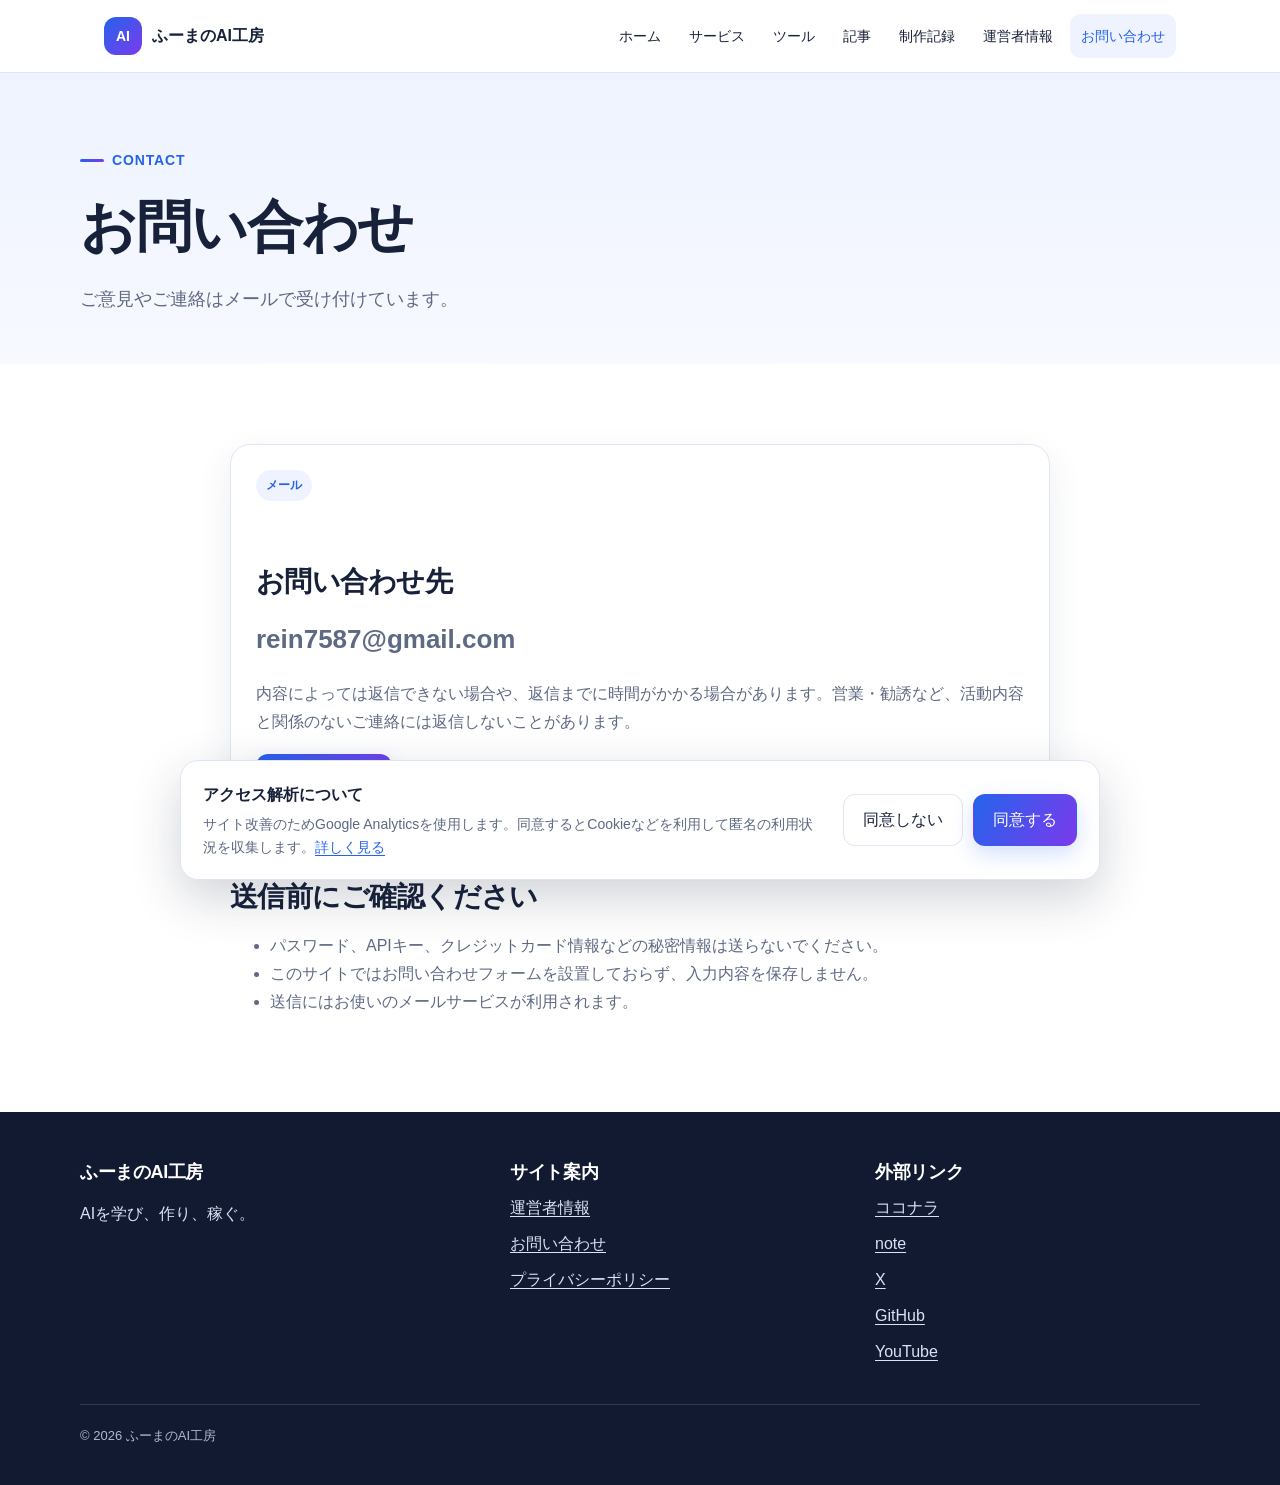
<file: contact.html>
<!doctype html><html lang="ja"><head><meta charset="utf-8"><meta name="viewport" content="width=device-width,initial-scale=1"><title>お問い合わせ｜ふーまのAI工房</title><meta name="description" content="ふーまのAI工房へのお問い合わせ方法をご案内します。"><link rel="canonical" href="https://fuma7587-del.github.io/homepages/contact.html"><meta property="og:type" content="website"><meta property="og:locale" content="ja_JP"><meta property="og:site_name" content="ふーまのAI工房"><meta property="og:title" content="お問い合わせ｜ふーまのAI工房"><meta property="og:description" content="ふーまのAI工房へのご連絡はこちらから。"><meta property="og:url" content="https://fuma7587-del.github.io/homepages/contact.html"><meta name="twitter:card" content="summary"><link rel="stylesheet" href="style.css"><script src="script.js" defer></script></head><body>
<a class="skip-link" href="#main">本文へ移動</a><header class="site-header"><div class="header-inner"><a class="brand" href="index.html"><span class="brand-mark" aria-hidden="true">AI</span>ふーまのAI工房</a><button class="nav-toggle" type="button" aria-expanded="false" aria-controls="global-nav">メニュー</button><nav id="global-nav" class="site-nav" aria-label="メインナビゲーション"><ul class="nav-list"><li><a href="index.html">ホーム</a></li><li><a href="tools.html">ツール</a></li><li><a href="articles.html">記事</a></li><li><a href="history.html">制作記録</a></li><li><a href="about.html">運営者情報</a></li><li><a href="contact.html">お問い合わせ</a></li></ul></nav></div></header>
<main id="main"><section class="page-hero"><div class="container"><p class="eyebrow">CONTACT</p><h1>お問い合わせ</h1><p class="lead">ご意見やご連絡はメールで受け付けています。</p></div></section><section class="section alt"><div class="container content-block"><div class="card"><span class="tag">メール</span><h2>お問い合わせ先</h2><p class="contact-address">rein7587@gmail.com</p><p>内容によっては返信できない場合や、返信までに時間がかかる場合があります。営業・勧誘など、活動内容と関係のないご連絡には返信しないことがあります。</p><a class="button" data-link="contactEmail">メールを送る</a></div><h2>送信前にご確認ください</h2><ul><li>パスワード、APIキー、クレジットカード情報などの秘密情報は送らないでください。</li><li>このサイトではお問い合わせフォームを設置しておらず、入力内容を保存しません。</li><li>送信にはお使いのメールサービスが利用されます。</li></ul></div></section></main>
<footer class="site-footer"><div class="container"><div class="footer-grid"><div><h2>ふーまのAI工房</h2><p>AIを学び、作り、稼ぐ。</p></div><div><h3>サイト案内</h3><ul class="footer-links"><li><a href="about.html">運営者情報</a></li><li><a href="contact.html">お問い合わせ</a></li><li><a href="privacy.html">プライバシーポリシー</a></li></ul></div><div><h3>外部リンク</h3><ul class="footer-links"><li><a data-link="noteUrl" target="_blank" rel="noopener noreferrer">note</a></li><li><a data-link="xUrl" target="_blank" rel="noopener noreferrer">X</a></li><li><a data-link="githubUrl" target="_blank" rel="noopener noreferrer">GitHub</a></li></ul></div></div><p class="copyright">© <span data-year></span> ふーまのAI工房</p></div></footer></body></html>
</file>
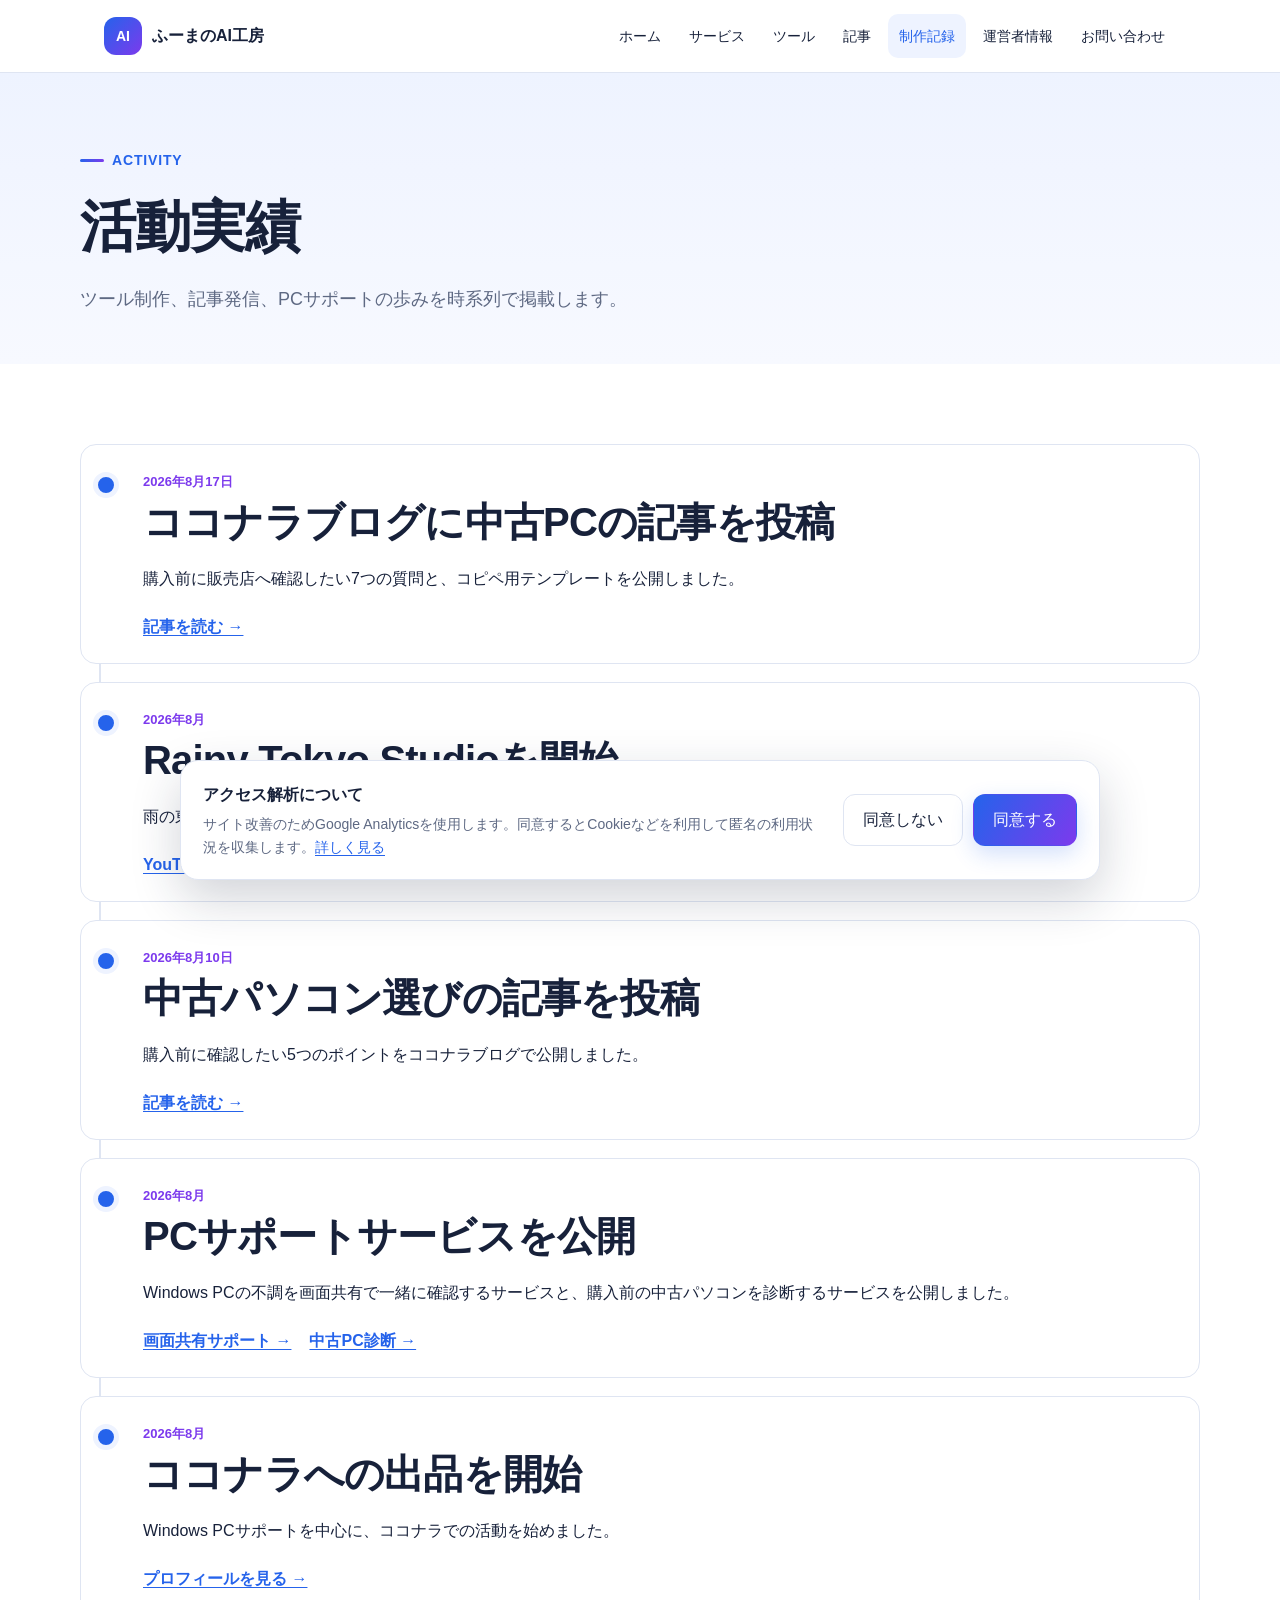
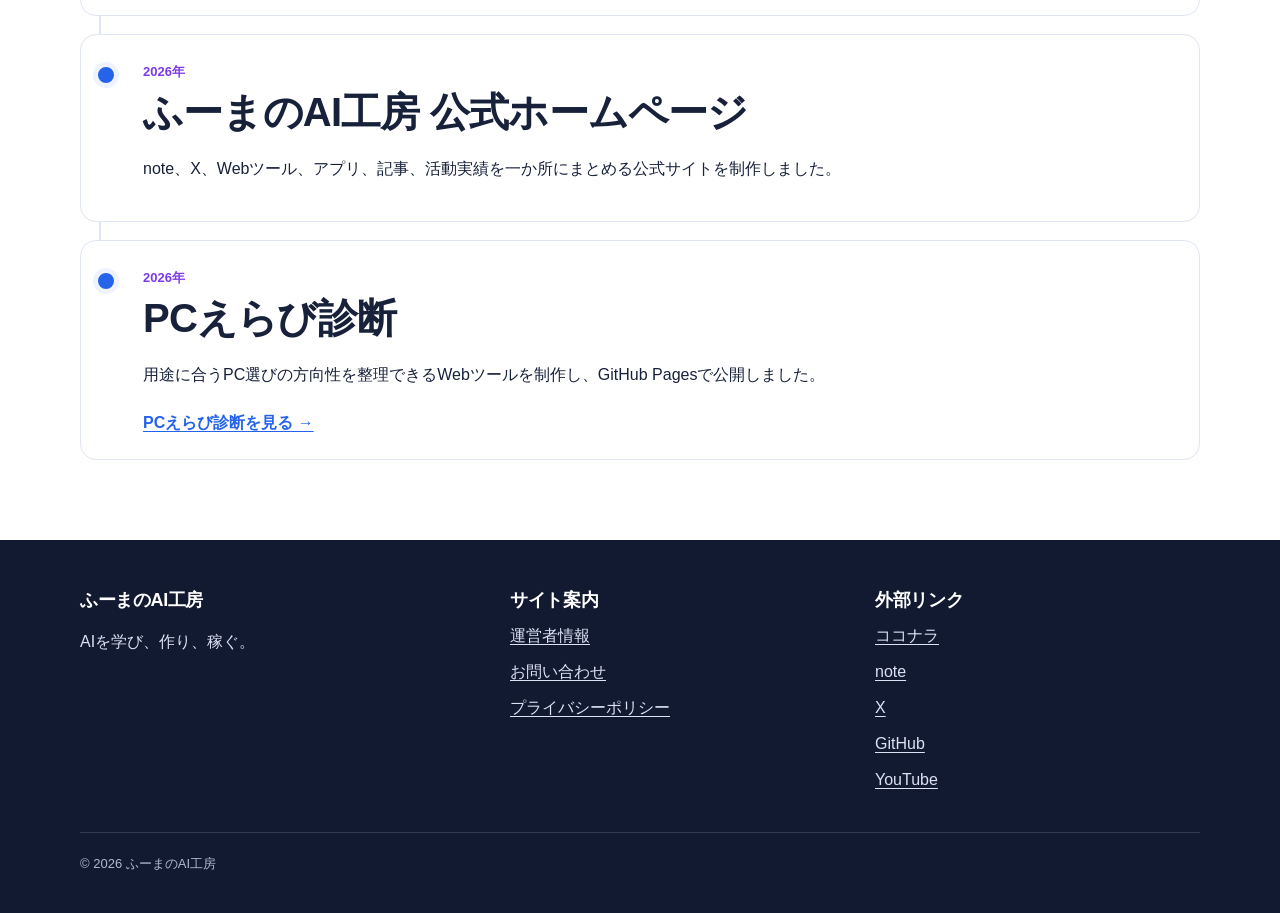
<file: history.html>
<!doctype html><html lang="ja"><head><meta charset="utf-8"><meta name="viewport" content="width=device-width,initial-scale=1"><title>制作記録｜ふーまのAI工房</title><meta name="description" content="Webツール、記事、公式サイトなど、ふーまのAI工房の制作記録です。"><link rel="canonical" href="https://fuma7587-del.github.io/homepages/history.html"><meta property="og:type" content="website"><meta property="og:locale" content="ja_JP"><meta property="og:site_name" content="ふーまのAI工房"><meta property="og:title" content="制作記録｜ふーまのAI工房"><meta property="og:description" content="学びを形にしてきた制作の記録です。"><meta property="og:url" content="https://fuma7587-del.github.io/homepages/history.html"><meta name="twitter:card" content="summary"><link rel="stylesheet" href="style.css"><script src="script.js" defer></script></head><body>
<a class="skip-link" href="#main">本文へ移動</a><header class="site-header"><div class="header-inner"><a class="brand" href="index.html"><span class="brand-mark" aria-hidden="true">AI</span>ふーまのAI工房</a><button class="nav-toggle" type="button" aria-expanded="false" aria-controls="global-nav">メニュー</button><nav id="global-nav" class="site-nav" aria-label="メインナビゲーション"><ul class="nav-list"><li><a href="index.html">ホーム</a></li><li><a href="tools.html">ツール</a></li><li><a href="articles.html">記事</a></li><li><a href="history.html">制作記録</a></li><li><a href="about.html">運営者情報</a></li><li><a href="contact.html">お問い合わせ</a></li></ul></nav></div></header>
<main id="main"><section class="page-hero"><div class="container"><p class="eyebrow">ACTIVITY</p><h1>活動実績</h1><p class="lead">ツール制作、記事発信、PCサポートの歩みを時系列で掲載します。</p></div></section><section class="section alt"><div class="container"><div class="timeline"><article class="timeline-item"><time datetime="2026-08-10">2026年8月10日</time><h2>中古パソコン選びの記事を投稿</h2><p>購入前に確認したい5つのポイントをココナラブログで公開しました。</p><a class="text-link" data-link="coconalaBlogUrl" target="_blank" rel="noopener noreferrer">記事を読む →</a></article><article class="timeline-item"><time datetime="2026-08">2026年8月</time><h2>PCサポートサービスを公開</h2><p>Windows PCの不調を画面共有で一緒に確認するサービスと、購入前の中古パソコンを診断するサービスを公開しました。</p><div class="inline-links"><a class="text-link" data-link="pcSupportUrl" target="_blank" rel="noopener noreferrer">画面共有サポート →</a><a class="text-link" data-link="usedPcCheckUrl" target="_blank" rel="noopener noreferrer">中古PC診断 →</a></div></article><article class="timeline-item"><time datetime="2026-08">2026年8月</time><h2>ココナラへの出品を開始</h2><p>Windows PCサポートを中心に、ココナラでの活動を始めました。</p><a class="text-link" data-link="coconalaUrl" target="_blank" rel="noopener noreferrer">プロフィールを見る →</a></article><article class="timeline-item"><time datetime="2026">2026年</time><h2>ふーまのAI工房 公式ホームページ</h2><p>note、X、Webツール、アプリ、記事、活動実績を一か所にまとめる公式サイトを制作しました。</p></article><article class="timeline-item"><time datetime="2026">2026年</time><h2>PCえらび診断</h2><p>用途に合うPC選びの方向性を整理できるWebツールを制作し、GitHub Pagesで公開しました。</p><a class="text-link" href="https://fuma7587-del.github.io/pc-erabi/" target="_blank" rel="noopener noreferrer">PCえらび診断を見る →</a></article></div></div></section></main>
<footer class="site-footer"><div class="container"><div class="footer-grid"><div><h2>ふーまのAI工房</h2><p>AIを学び、作り、稼ぐ。</p></div><div><h3>サイト案内</h3><ul class="footer-links"><li><a href="about.html">運営者情報</a></li><li><a href="contact.html">お問い合わせ</a></li><li><a href="privacy.html">プライバシーポリシー</a></li></ul></div><div><h3>外部リンク</h3><ul class="footer-links"><li><a data-link="noteUrl" target="_blank" rel="noopener noreferrer">note</a></li><li><a data-link="xUrl" target="_blank" rel="noopener noreferrer">X</a></li><li><a data-link="githubUrl" target="_blank" rel="noopener noreferrer">GitHub</a></li></ul></div></div><p class="copyright">© <span data-year></span> ふーまのAI工房</p></div></footer></body></html>
</file>
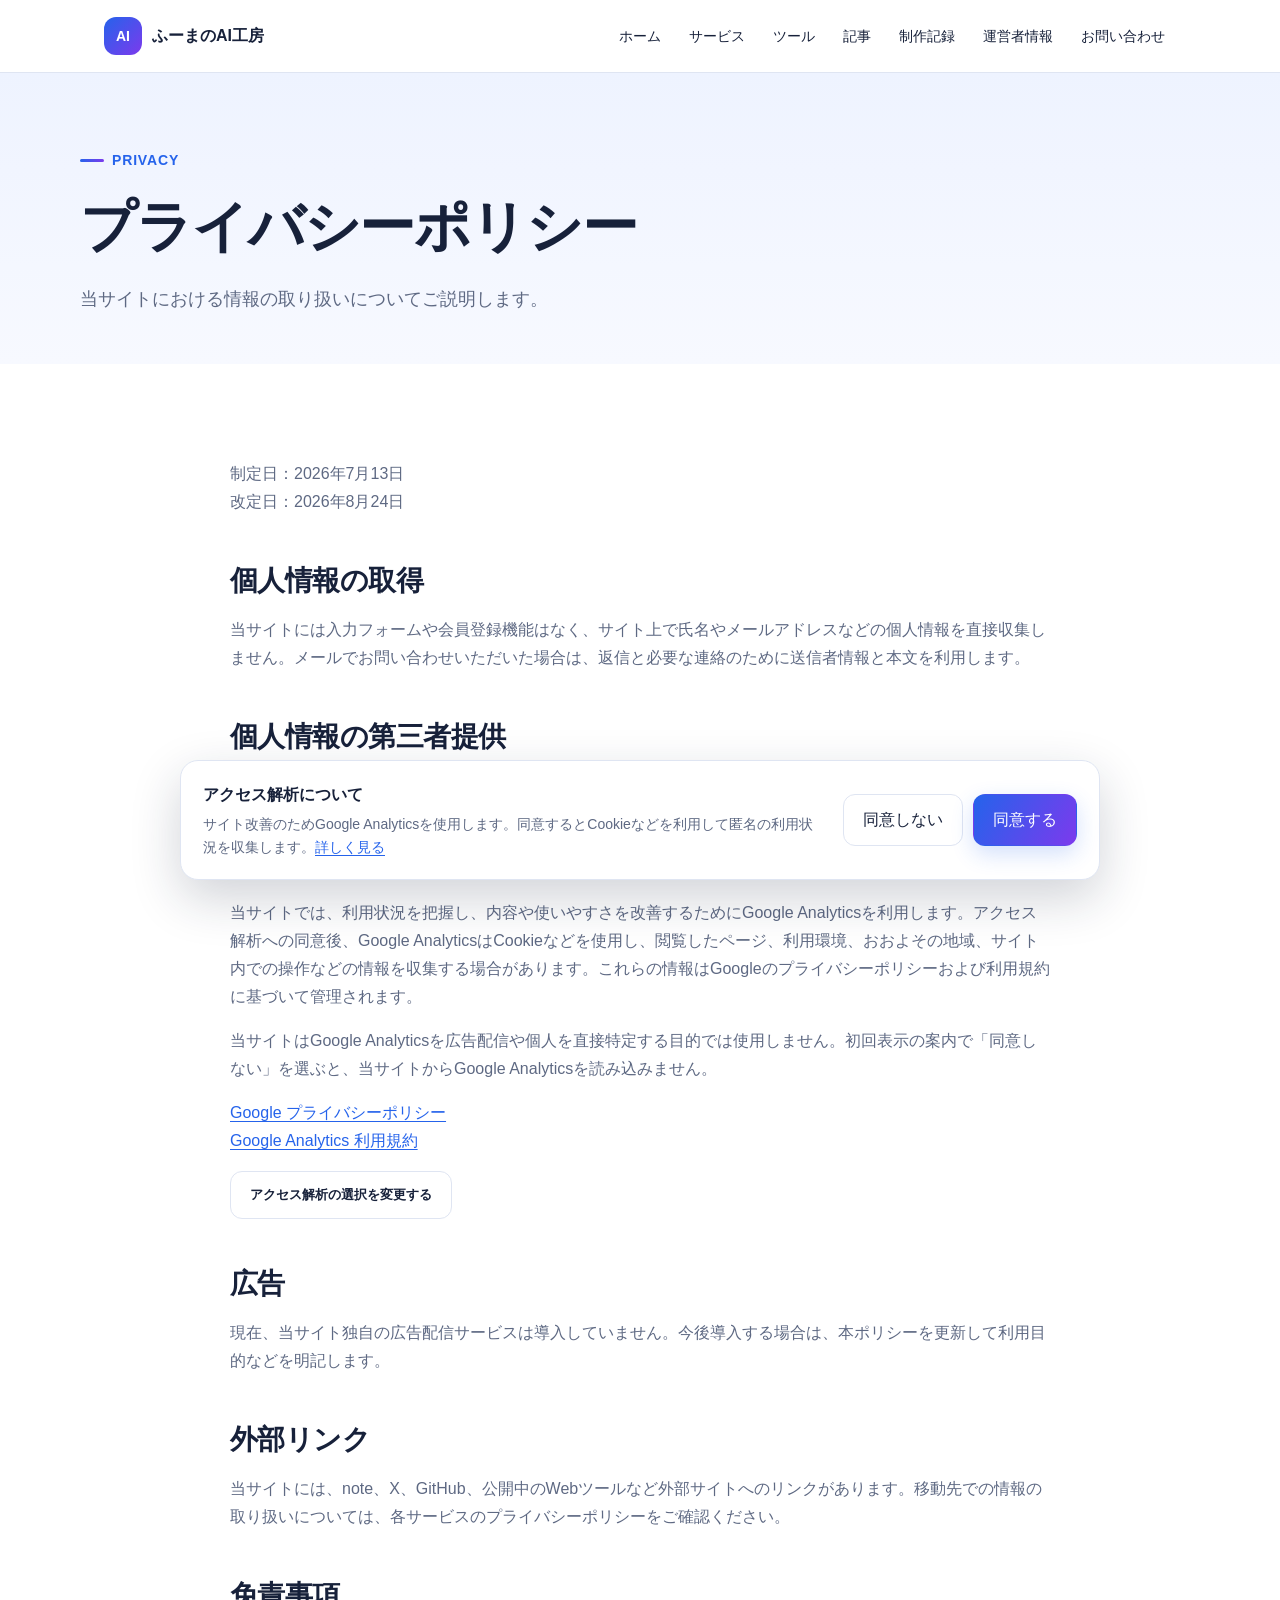
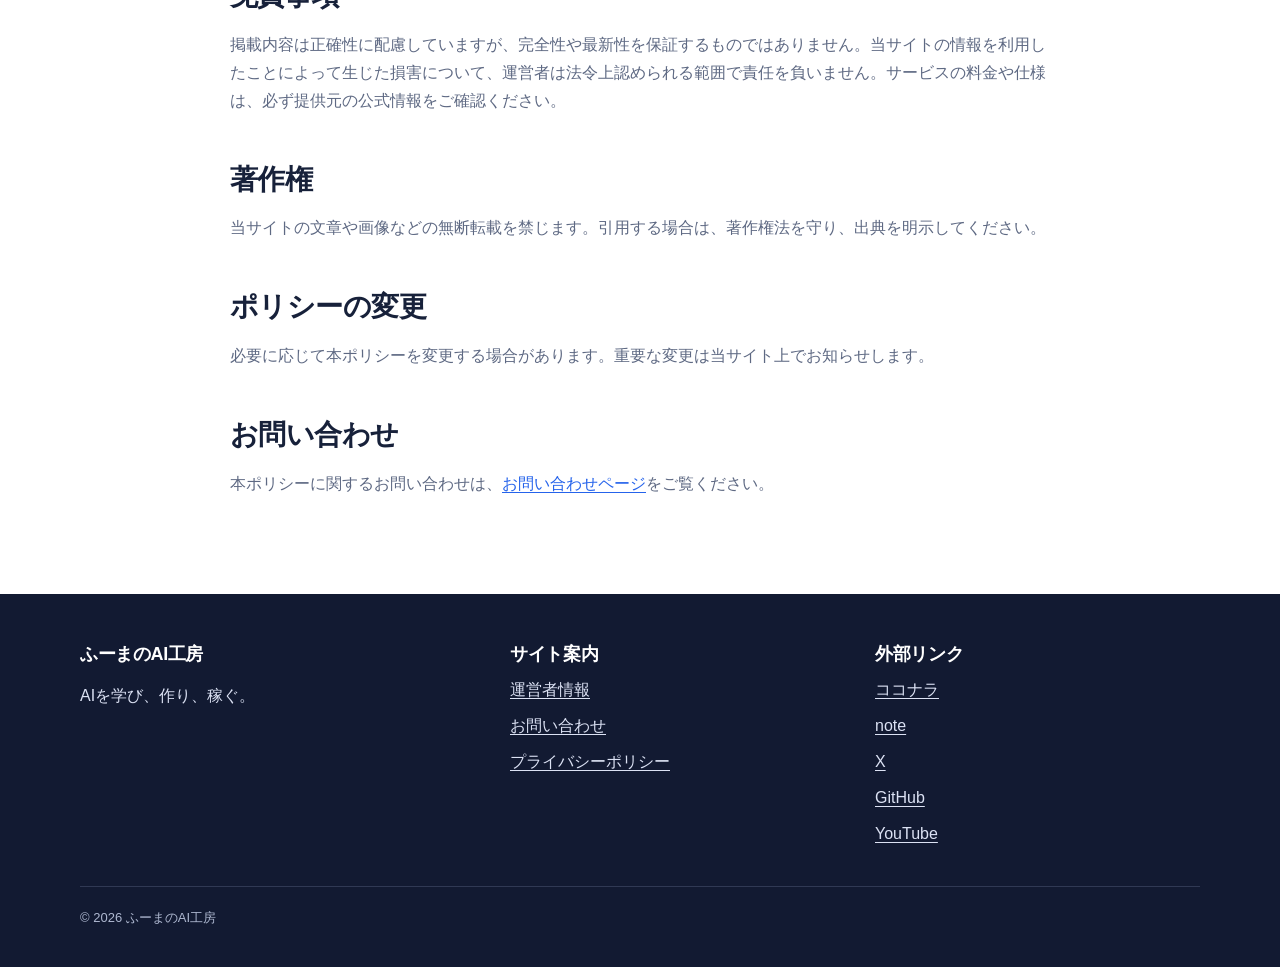
<file: privacy.html>
<!doctype html><html lang="ja"><head><meta charset="utf-8"><meta name="viewport" content="width=device-width,initial-scale=1"><title>プライバシーポリシー｜ふーまのAI工房</title><meta name="description" content="ふーまのAI工房のプライバシーポリシーです。"><link rel="canonical" href="https://fuma7587-del.github.io/homepages/privacy.html"><meta property="og:type" content="website"><meta property="og:locale" content="ja_JP"><meta property="og:site_name" content="ふーまのAI工房"><meta property="og:title" content="プライバシーポリシー｜ふーまのAI工房"><meta property="og:description" content="個人情報や外部サービスの取り扱いについて。"><meta property="og:url" content="https://fuma7587-del.github.io/homepages/privacy.html"><meta name="twitter:card" content="summary"><link rel="stylesheet" href="style.css"><script src="script.js" defer></script></head><body>
<a class="skip-link" href="#main">本文へ移動</a><header class="site-header"><div class="header-inner"><a class="brand" href="index.html"><span class="brand-mark" aria-hidden="true">AI</span>ふーまのAI工房</a><button class="nav-toggle" type="button" aria-expanded="false" aria-controls="global-nav">メニュー</button><nav id="global-nav" class="site-nav" aria-label="メインナビゲーション"><ul class="nav-list"><li><a href="index.html">ホーム</a></li><li><a href="tools.html">ツール</a></li><li><a href="articles.html">記事</a></li><li><a href="history.html">制作記録</a></li><li><a href="about.html">運営者情報</a></li><li><a href="contact.html">お問い合わせ</a></li></ul></nav></div></header>
<main id="main"><section class="page-hero"><div class="container"><p class="eyebrow">PRIVACY</p><h1>プライバシーポリシー</h1><p class="lead">当サイトにおける情報の取り扱いについてご説明します。</p></div></section><section class="section alt"><div class="container content-block"><p>制定日：2026年7月13日<br>改定日：2026年8月24日</p><h2>個人情報の取得</h2><p>当サイトには入力フォームや会員登録機能はなく、サイト上で氏名やメールアドレスなどの個人情報を直接収集しません。メールでお問い合わせいただいた場合は、返信と必要な連絡のために送信者情報と本文を利用します。</p><h2>個人情報の第三者提供</h2><p>法令に基づく場合を除き、ご本人の同意なくお問い合わせで得た個人情報を第三者へ提供しません。</p><h2>アクセス解析とCookie</h2><p>当サイトでは、利用状況を把握し、内容や使いやすさを改善するためにGoogle Analyticsを利用します。アクセス解析への同意後、Google AnalyticsはCookieなどを使用し、閲覧したページ、利用環境、おおよその地域、サイト内での操作などの情報を収集する場合があります。これらの情報はGoogleのプライバシーポリシーおよび利用規約に基づいて管理されます。</p><p>当サイトはGoogle Analyticsを広告配信や個人を直接特定する目的では使用しません。初回表示の案内で「同意しない」を選ぶと、当サイトからGoogle Analyticsを読み込みません。</p><p><a href="https://policies.google.com/privacy?hl=ja" target="_blank" rel="noopener noreferrer">Google プライバシーポリシー</a><br><a href="https://marketingplatform.google.com/about/analytics/terms/jp/" target="_blank" rel="noopener noreferrer">Google Analytics 利用規約</a></p><button type="button" class="button secondary" data-analytics-consent-reset>アクセス解析の選択を変更する</button><h2>広告</h2><p>現在、当サイト独自の広告配信サービスは導入していません。今後導入する場合は、本ポリシーを更新して利用目的などを明記します。</p><h2>外部リンク</h2><p>当サイトには、note、X、GitHub、公開中のWebツールなど外部サイトへのリンクがあります。移動先での情報の取り扱いについては、各サービスのプライバシーポリシーをご確認ください。</p><h2>免責事項</h2><p>掲載内容は正確性に配慮していますが、完全性や最新性を保証するものではありません。当サイトの情報を利用したことによって生じた損害について、運営者は法令上認められる範囲で責任を負いません。サービスの料金や仕様は、必ず提供元の公式情報をご確認ください。</p><h2>著作権</h2><p>当サイトの文章や画像などの無断転載を禁じます。引用する場合は、著作権法を守り、出典を明示してください。</p><h2>ポリシーの変更</h2><p>必要に応じて本ポリシーを変更する場合があります。重要な変更は当サイト上でお知らせします。</p><h2>お問い合わせ</h2><p>本ポリシーに関するお問い合わせは、<a href="contact.html">お問い合わせページ</a>をご覧ください。</p></div></section></main>
<footer class="site-footer"><div class="container"><div class="footer-grid"><div><h2>ふーまのAI工房</h2><p>AIを学び、作り、稼ぐ。</p></div><div><h3>サイト案内</h3><ul class="footer-links"><li><a href="about.html">運営者情報</a></li><li><a href="contact.html">お問い合わせ</a></li><li><a href="privacy.html">プライバシーポリシー</a></li></ul></div><div><h3>外部リンク</h3><ul class="footer-links"><li><a data-link="noteUrl" target="_blank" rel="noopener noreferrer">note</a></li><li><a data-link="xUrl" target="_blank" rel="noopener noreferrer">X</a></li><li><a data-link="githubUrl" target="_blank" rel="noopener noreferrer">GitHub</a></li></ul></div></div><p class="copyright">© <span data-year></span> ふーまのAI工房</p></div></footer></body></html>
</file>
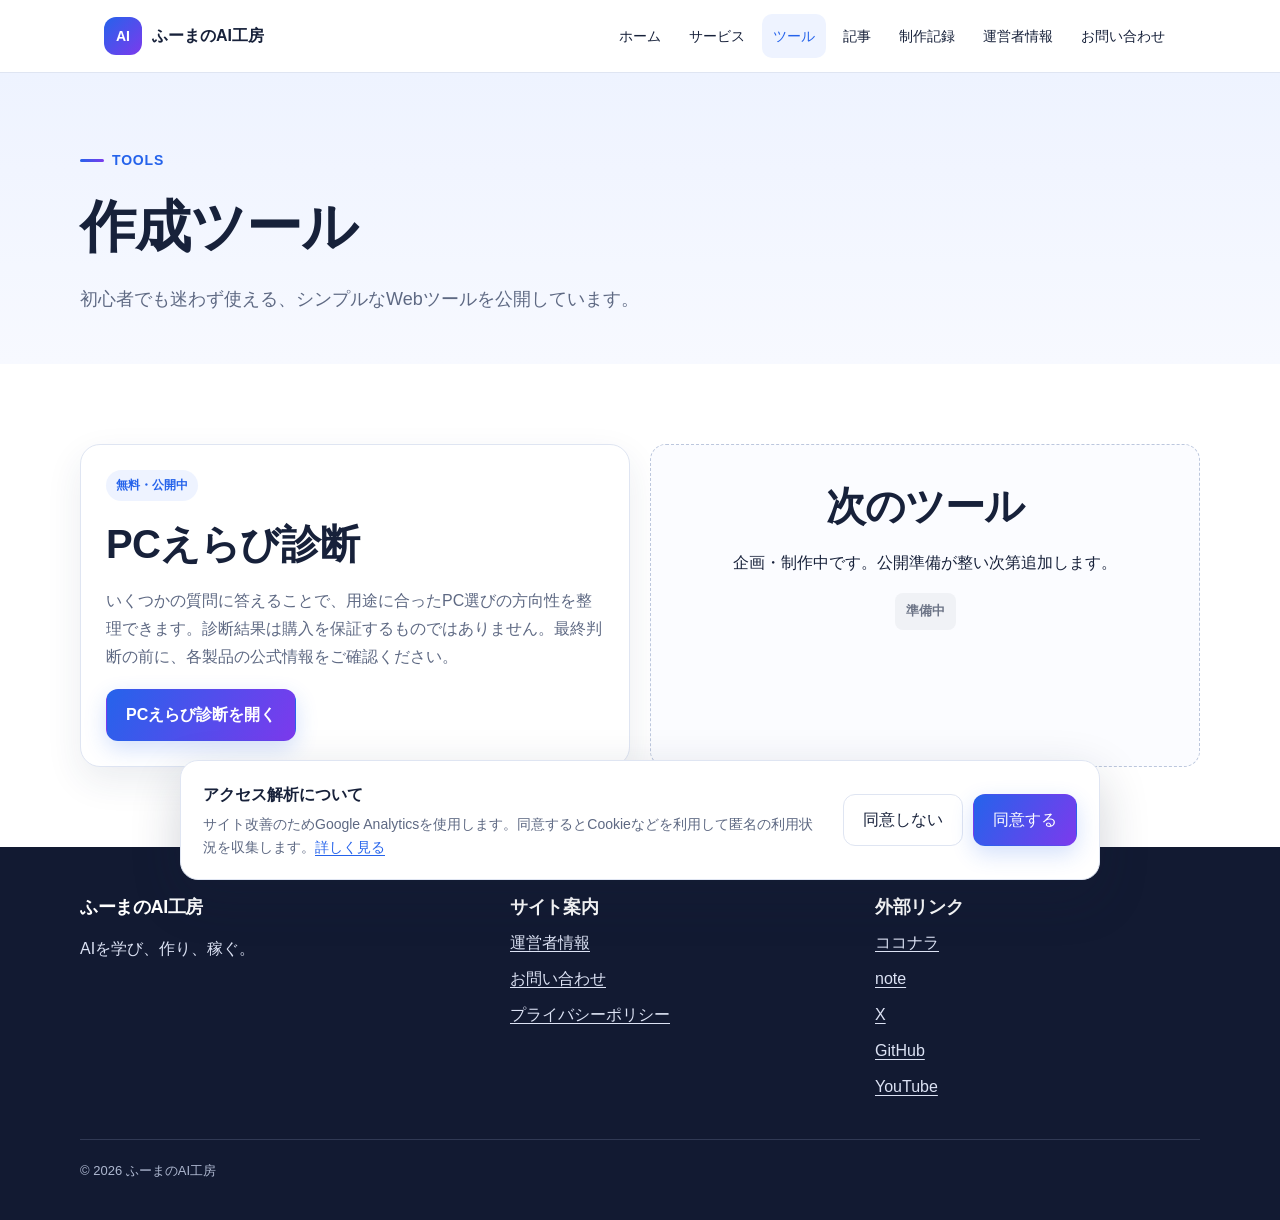
<file: tools.html>
<!doctype html><html lang="ja"><head><meta charset="utf-8"><meta name="viewport" content="width=device-width,initial-scale=1"><title>作成ツール｜ふーまのAI工房</title><meta name="description" content="ふーまのAI工房が制作した無料Webツールをご紹介します。"><link rel="canonical" href="https://fuma7587-del.github.io/homepages/tools.html"><meta property="og:type" content="website"><meta property="og:locale" content="ja_JP"><meta property="og:site_name" content="ふーまのAI工房"><meta property="og:title" content="作成ツール｜ふーまのAI工房"><meta property="og:description" content="AIを活用して制作したWebツールの一覧です。"><meta property="og:url" content="https://fuma7587-del.github.io/homepages/tools.html"><meta name="twitter:card" content="summary"><link rel="stylesheet" href="style.css"><script src="script.js" defer></script></head><body>
<a class="skip-link" href="#main">本文へ移動</a><header class="site-header"><div class="header-inner"><a class="brand" href="index.html"><span class="brand-mark" aria-hidden="true">AI</span>ふーまのAI工房</a><button class="nav-toggle" type="button" aria-expanded="false" aria-controls="global-nav">メニュー</button><nav id="global-nav" class="site-nav" aria-label="メインナビゲーション"><ul class="nav-list"><li><a href="index.html">ホーム</a></li><li><a href="tools.html">ツール</a></li><li><a href="articles.html">記事</a></li><li><a href="history.html">制作記録</a></li><li><a href="about.html">運営者情報</a></li><li><a href="contact.html">お問い合わせ</a></li></ul></nav></div></header>
<main id="main"><section class="page-hero"><div class="container"><p class="eyebrow">TOOLS</p><h1>作成ツール</h1><p class="lead">初心者でも迷わず使える、シンプルなWebツールを公開しています。</p></div></section><section class="section alt"><div class="container"><div class="grid two"><article class="card"><span class="tag">無料・公開中</span><h2>PCえらび診断</h2><p>いくつかの質問に答えることで、用途に合ったPC選びの方向性を整理できます。診断結果は購入を保証するものではありません。最終判断の前に、各製品の公式情報をご確認ください。</p><a class="button" href="https://fuma7587-del.github.io/pc-erabi/" target="_blank" rel="noopener noreferrer">PCえらび診断を開く</a></article><div class="empty-state"><h2>次のツール</h2><p>企画・制作中です。公開準備が整い次第追加します。</p><span class="status">準備中</span></div></div></div></section></main>
<footer class="site-footer"><div class="container"><div class="footer-grid"><div><h2>ふーまのAI工房</h2><p>AIを学び、作り、稼ぐ。</p></div><div><h3>サイト案内</h3><ul class="footer-links"><li><a href="about.html">運営者情報</a></li><li><a href="contact.html">お問い合わせ</a></li><li><a href="privacy.html">プライバシーポリシー</a></li></ul></div><div><h3>外部リンク</h3><ul class="footer-links"><li><a data-link="noteUrl" target="_blank" rel="noopener noreferrer">note</a></li><li><a data-link="xUrl" target="_blank" rel="noopener noreferrer">X</a></li><li><a data-link="githubUrl" target="_blank" rel="noopener noreferrer">GitHub</a></li></ul></div></div><p class="copyright">© <span data-year></span> ふーまのAI工房</p></div></footer></body></html>
</file>
<file: style.css>
:root{--bg:#f7f9ff;--surface:#fff;--ink:#17213a;--muted:#5e6983;--line:#dfe5f2;--blue:#2563eb;--purple:#7c3aed;--soft:#eef3ff;--shadow:0 14px 36px rgba(36,52,91,.09);--radius:20px;--max:1120px}
*{box-sizing:border-box}html{scroll-behavior:smooth;scroll-padding-top:88px}body{margin:0;color:var(--ink);background:var(--bg);font-family:"Noto Sans JP","Hiragino Kaku Gothic ProN","Yu Gothic",Meiryo,sans-serif;line-height:1.75}a{color:var(--blue);text-underline-offset:3px}a:hover{text-decoration-thickness:2px}img{max-width:100%}.skip-link{position:absolute;left:12px;top:-80px;background:var(--ink);color:#fff;padding:10px 14px;z-index:100}.skip-link:focus{top:12px}.site-header{position:sticky;top:0;z-index:20;background:rgba(255,255,255,.94);border-bottom:1px solid var(--line);backdrop-filter:blur(12px)}.header-inner{max-width:var(--max);min-height:72px;margin:auto;padding:0 24px;display:flex;align-items:center;justify-content:space-between;gap:24px}.brand{display:flex;align-items:center;gap:10px;color:var(--ink);font-weight:800;text-decoration:none;white-space:nowrap}.brand-mark{display:grid;place-items:center;width:38px;height:38px;border-radius:12px;color:#fff;background:linear-gradient(135deg,var(--blue),var(--purple));font-size:14px}.nav-list{display:flex;align-items:center;gap:6px;margin:0;padding:0;list-style:none}.nav-list a{display:block;padding:10px 11px;border-radius:10px;color:var(--ink);font-size:14px;text-decoration:none}.nav-list a:hover,.nav-list a[aria-current="page"]{background:var(--soft);color:var(--blue)}.nav-toggle{display:none;border:1px solid var(--line);border-radius:10px;background:#fff;padding:10px;color:var(--ink);font:inherit}.container{width:min(calc(100% - 40px),var(--max));margin-inline:auto}.hero{padding:96px 0 72px;overflow:hidden;background:radial-gradient(circle at 80% 20%,rgba(124,58,237,.12),transparent 30%),radial-gradient(circle at 15% 60%,rgba(37,99,235,.12),transparent 34%)}.hero-grid{display:grid;grid-template-columns:1.15fr .85fr;align-items:center;gap:54px}.eyebrow{display:inline-flex;align-items:center;gap:8px;margin:0 0 16px;color:var(--blue);font-size:14px;font-weight:800;letter-spacing:.06em}.eyebrow:before{content:"";width:24px;height:3px;border-radius:9px;background:linear-gradient(90deg,var(--blue),var(--purple))}h1,h2,h3{line-height:1.35;letter-spacing:-.02em}h1{margin:0 0 20px;font-size:clamp(40px,6vw,70px)}h2{margin:0 0 16px;font-size:clamp(27px,4vw,40px)}h3{margin:0 0 10px;font-size:20px}.gradient-text{background:linear-gradient(110deg,var(--blue),var(--purple));background-clip:text;color:transparent}.lead{max-width:680px;margin:0;color:var(--muted);font-size:18px}.actions{display:flex;flex-wrap:wrap;gap:12px;margin-top:30px}.button{display:inline-flex;min-height:48px;align-items:center;justify-content:center;padding:11px 19px;border:1px solid transparent;border-radius:12px;background:linear-gradient(120deg,var(--blue),var(--purple));color:#fff;font-weight:700;text-decoration:none;box-shadow:0 8px 22px rgba(37,99,235,.2)}.button.secondary{background:#fff;color:var(--ink);border-color:var(--line);box-shadow:none}.button:hover{transform:translateY(-1px)}.workbench{position:relative;min-height:340px;padding:26px;border:1px solid rgba(124,58,237,.18);border-radius:28px;background:rgba(255,255,255,.74);box-shadow:var(--shadow)}.workbench:before{content:"AI WORKBENCH";display:block;margin-bottom:22px;color:var(--purple);font-size:12px;font-weight:900;letter-spacing:.18em}.process{display:grid;gap:13px}.process-item{display:flex;align-items:center;gap:14px;padding:16px;border:1px solid var(--line);border-radius:14px;background:#fff}.process-number{display:grid;place-items:center;flex:0 0 36px;height:36px;border-radius:10px;background:var(--soft);color:var(--blue);font-weight:900}.section{padding:80px 0}.section.alt{background:#fff}.section-heading{display:flex;align-items:end;justify-content:space-between;gap:24px;margin-bottom:30px}.section-heading p{max-width:620px;margin:0;color:var(--muted)}.grid{display:grid;grid-template-columns:repeat(3,1fr);gap:20px}.grid.two{grid-template-columns:repeat(2,1fr)}.card{display:flex;flex-direction:column;min-height:100%;padding:25px;border:1px solid var(--line);border-radius:var(--radius);background:var(--surface);box-shadow:var(--shadow)}.card p{margin:0 0 18px;color:var(--muted)}.card .button,.card .text-link,.card .status{margin-top:auto;align-self:flex-start}.tag{display:inline-flex;align-self:flex-start;margin-bottom:16px;padding:5px 10px;border-radius:999px;background:var(--soft);color:var(--blue);font-size:12px;font-weight:800}.status{display:inline-flex;padding:7px 11px;border-radius:8px;background:#f0f2f6;color:#6d7587;font-size:13px;font-weight:700}.text-link{font-weight:800}.feature-card{border-top:4px solid var(--blue)}.feature-card:nth-child(2){border-top-color:var(--purple)}.feature-card:nth-child(3){border-top-color:#0891b2}.cta-panel{display:flex;align-items:center;justify-content:space-between;gap:30px;padding:36px;border-radius:26px;background:linear-gradient(130deg,#18244a,#35246b);color:#fff}.cta-panel p{margin:6px 0 0;color:#d9ddf0}.page-hero{padding:70px 0 48px;background:linear-gradient(180deg,#eef3ff,transparent)}.page-hero h1{font-size:clamp(36px,5vw,56px)}.content-block{max-width:820px}.content-block h2{margin-top:46px;font-size:28px}.content-block h3{margin-top:30px}.content-block p,.content-block li{color:var(--muted)}.timeline{position:relative;display:grid;gap:18px}.timeline:before{content:"";position:absolute;left:19px;top:20px;bottom:20px;width:2px;background:var(--line)}.timeline-item{position:relative;padding:22px 24px 22px 62px;border:1px solid var(--line);border-radius:16px;background:#fff}.timeline-item:before{content:"";position:absolute;left:12px;top:27px;width:16px;height:16px;border:5px solid var(--soft);border-radius:50%;background:var(--blue)}.timeline-item time{color:var(--purple);font-size:13px;font-weight:800}.notice{padding:18px 20px;border-left:4px solid var(--blue);border-radius:0 12px 12px 0;background:var(--soft)}.site-footer{padding:48px 0 24px;background:#121a32;color:#dce2f4}.footer-grid{display:grid;grid-template-columns:1.2fr 1fr 1fr;gap:40px}.site-footer h2,.site-footer h3{color:#fff;font-size:18px}.footer-links{margin:0;padding:0;list-style:none}.footer-links li+li{margin-top:8px}.site-footer a{color:#dce2f4}.copyright{margin-top:38px;padding-top:20px;border-top:1px solid #303954;color:#aeb8d0;font-size:13px}.empty-state{padding:34px;border:1px dashed #bcc7dd;border-radius:16px;text-align:center;background:#fbfcff}.contact-address{font-size:clamp(18px,3vw,26px);font-weight:800;overflow-wrap:anywhere}:focus-visible{outline:3px solid #f59e0b;outline-offset:3px}
@media(max-width:860px){.nav-toggle{display:block}.site-nav{position:absolute;left:20px;right:20px;top:64px;display:none;padding:10px;border:1px solid var(--line);border-radius:14px;background:#fff;box-shadow:var(--shadow)}.site-nav.is-open{display:block}.nav-list{display:grid}.nav-list a{padding:12px}.hero{padding-top:68px}.hero-grid{grid-template-columns:1fr}.workbench{min-height:auto}.grid,.grid.two{grid-template-columns:1fr 1fr}.footer-grid{grid-template-columns:1fr 1fr}.footer-grid>div:first-child{grid-column:1/-1}}
@media(max-width:580px){.container{width:min(calc(100% - 28px),var(--max))}.header-inner{padding:0 14px}.brand{font-size:15px}.hero{padding:52px 0}.grid,.grid.two{grid-template-columns:1fr}.section{padding:58px 0}.section-heading,.cta-panel{align-items:flex-start;flex-direction:column}.cta-panel{padding:26px}.footer-grid{grid-template-columns:1fr}.footer-grid>div:first-child{grid-column:auto}.actions{display:grid}.button{width:100%}}
@media(prefers-reduced-motion:reduce){html{scroll-behavior:auto}*,*:before,*:after{transition:none!important}}

/* Editorial home layout */
.brand small{display:block;margin-top:-3px;color:var(--muted);font-size:10px;font-weight:600;letter-spacing:.05em}.topic-nav{border-top:1px solid var(--line);background:#17213a}.topic-nav .container{display:flex;justify-content:center;gap:4px;overflow-x:auto;scrollbar-width:none}.topic-nav a{flex:0 0 auto;padding:10px 22px;color:#fff;font-size:13px;font-weight:700;text-decoration:none}.topic-nav a:hover{background:rgba(255,255,255,.1)}#main>.hero{padding:64px 0 52px}#main>.hero h1{font-size:clamp(38px,5.4vw,64px)}#main>.hero .workbench{min-height:300px}.blog-layout{display:grid;grid-template-columns:minmax(0,1fr) 310px;align-items:start;gap:32px}.article-feed{display:grid;gap:18px}.article-card{display:grid;grid-template-columns:220px minmax(0,1fr);gap:22px;padding:14px}.article-card h3{font-size:21px}.article-card .tag{margin-bottom:8px}.article-thumb{display:grid;place-items:center;min-height:168px;border-radius:14px;overflow:hidden;color:#fff;font-weight:900;font-size:21px;letter-spacing:.03em;text-align:center}.article-thumb span{padding:14px;border:1px solid rgba(255,255,255,.35);border-radius:10px;background:rgba(8,18,48,.18)}.thumb-blue{background:linear-gradient(135deg,#0f48a8,#3b82f6)}.thumb-purple{background:linear-gradient(135deg,#4c1d95,#8b5cf6)}.thumb-cyan{background:linear-gradient(135deg,#075985,#06b6d4)}.sidebar{display:grid;gap:20px;position:sticky;top:132px}.side-card{padding:24px;border:1px solid var(--line);border-radius:16px;background:#fff;box-shadow:var(--shadow)}.side-card h2{margin-bottom:12px;font-size:20px}.side-card p{color:var(--muted);font-size:14px}.side-label{margin:0 0 10px!important;color:var(--purple)!important;font-size:11px!important;font-weight:900;letter-spacing:.16em}.profile-mark{display:grid;place-items:center;width:76px;height:76px;margin:-5px auto 16px;border:5px solid var(--soft);border-radius:50%;background:linear-gradient(135deg,var(--blue),var(--purple));color:#fff;font-size:30px;font-weight:900}.profile-card{text-align:center}.pickup-link{display:flex;align-items:center;gap:12px;color:var(--ink);text-decoration:none}.pickup-link strong,.pickup-link small{display:block}.pickup-link small{margin-top:3px;color:var(--muted)}.mini-thumb{display:grid;place-items:center;flex:0 0 58px;height:58px;border-radius:10px;background:linear-gradient(135deg,#2563eb,#7c3aed);color:#fff;font-weight:900}.side-actions{display:grid;grid-template-columns:1fr 1fr;gap:8px}.side-actions .button{width:100%;padding-inline:10px}.section-heading h2{position:relative;padding-bottom:11px}.section-heading h2:after{content:"";position:absolute;left:0;bottom:0;width:54px;height:4px;border-radius:9px;background:linear-gradient(90deg,var(--blue),var(--purple))}
@media(max-width:960px){.blog-layout{grid-template-columns:1fr}.sidebar{position:static;grid-template-columns:repeat(3,1fr)}.side-card{min-width:0}}
@media(max-width:720px){.topic-nav .container{justify-content:flex-start;width:100%;padding-inline:10px}.topic-nav a{padding:10px 14px}.article-card{grid-template-columns:132px minmax(0,1fr);gap:14px}.article-thumb{min-height:132px;font-size:15px}.article-card h3{font-size:17px}.article-card p{display:none}.sidebar{grid-template-columns:1fr}}
@media(max-width:460px){.article-card{grid-template-columns:1fr}.article-thumb{min-height:150px}.article-card p{display:block}.brand small{display:none}}

/* Coconala services and activity */
.section-intro{max-width:720px;margin:-12px 0 28px;color:var(--muted)}.services-section{background:linear-gradient(180deg,#f8f5ff 0%,var(--bg) 100%)}.service-grid{align-items:stretch}.service-card{position:relative;overflow:hidden;border-top:4px solid #2563eb}.service-card:nth-child(2){border-top-color:#7c3aed}.service-icon{display:grid;place-items:center;width:58px;height:58px;margin-bottom:18px;border-radius:16px;background:linear-gradient(135deg,#0f48a8,#3b82f6);color:#fff;font-size:16px;font-weight:900;box-shadow:0 10px 22px rgba(37,99,235,.2)}.service-icon.purple{background:linear-gradient(135deg,#4c1d95,#8b5cf6)}.service-note{margin:18px 0 0;color:var(--muted);font-size:13px}.featured-article{border-color:#a9cbed}.featured-article .text-link{display:inline-block;margin-top:4px}.side-actions.three{grid-template-columns:1fr}.coconala-button{background:linear-gradient(120deg,#18a058,#0b7d42)}.article-highlight{display:grid;grid-template-columns:minmax(220px,34%) minmax(0,1fr);gap:28px;padding:20px}.article-highlight .article-thumb{min-height:240px}.article-highlight h2{font-size:clamp(23px,3vw,32px)}.upcoming-heading{margin-top:58px}.inline-links{display:flex;flex-wrap:wrap;gap:18px}.timeline-item .text-link{display:inline-block;margin-top:4px}
@media(max-width:720px){.article-highlight{grid-template-columns:1fr}.article-highlight .article-thumb{min-height:190px}.service-card .button{width:100%}}

/* Note article library */
.note-article-feed{display:grid;gap:18px}.note-article-card{display:grid;grid-template-columns:190px minmax(0,1fr);gap:20px;padding:14px}.note-article-card .article-thumb{aspect-ratio:1.91/1;min-height:0}.note-article-card h3{font-size:19px}.note-article-card .tag{margin-bottom:8px}.note-article-card p{margin-bottom:10px}.note-articles-grid{display:grid;grid-template-columns:repeat(2,minmax(0,1fr));gap:20px}.note-articles-grid .note-article-card{grid-template-columns:1fr}.article-thumb img{display:block;width:100%;height:100%;object-fit:cover}.external-article{margin-top:34px;padding-top:26px;border-top:1px solid var(--line)}
@media(max-width:760px){.note-articles-grid{grid-template-columns:1fr}.note-article-card{grid-template-columns:130px minmax(0,1fr);gap:14px}.note-article-card p{display:none}}
@media(max-width:460px){.note-article-card{grid-template-columns:1fr}.note-article-card p{display:block}}
.article-highlight+.article-highlight{margin-top:20px}

/* Generated site imagery */
.hero-image,.section-visual,.activity-visual{margin:0;overflow:hidden;border:1px solid rgba(99,102,241,.16);background:#edf3ff;box-shadow:var(--shadow)}.hero-image{aspect-ratio:3/2;border-radius:28px;transform:rotate(1deg)}.hero-image img,.section-visual img,.activity-visual img{display:block;width:100%;height:100%;object-fit:cover}.section-split{display:grid;grid-template-columns:.8fr 1.2fr;align-items:center;gap:34px;margin-bottom:30px}.section-split .section-intro{margin:0 0 20px}.section-visual{aspect-ratio:3/2;border-radius:22px}.image-points{display:grid;gap:10px;margin:0;padding:0;list-style:none}.image-points li{position:relative;padding-left:27px;color:var(--muted)}.image-points li:before{content:"✓";position:absolute;left:0;top:0;color:var(--blue);font-weight:900}.activity-visual{display:grid;grid-template-columns:minmax(0,1.7fr) minmax(220px,.6fr);align-items:center;margin-bottom:30px;border-radius:22px;background:#fff}.activity-visual img{aspect-ratio:3/2}.activity-visual figcaption{padding:28px;color:var(--muted);font-weight:700;line-height:1.8}
@media(max-width:860px){.hero-image{max-width:720px;margin-inline:auto;transform:none}.section-split{grid-template-columns:1fr}.section-split>div{order:2}.section-visual{order:1}.activity-visual{grid-template-columns:1fr}.activity-visual figcaption{padding:20px}}
@media(max-width:580px){.hero-image,.section-visual,.activity-visual{border-radius:16px}.activity-visual figcaption{font-size:14px}}

/* Analytics consent */
.analytics-consent{position:fixed;z-index:100;right:20px;bottom:20px;left:20px;display:flex;align-items:center;justify-content:space-between;gap:24px;width:min(calc(100% - 40px),920px);margin-inline:auto;padding:20px 22px;border:1px solid var(--line);border-radius:18px;background:#fff;box-shadow:0 18px 50px rgba(23,33,58,.2)}.analytics-consent strong{display:block;margin-bottom:4px}.analytics-consent p{margin:0;color:var(--muted);font-size:14px;line-height:1.65}.analytics-consent-actions{display:flex;flex:0 0 auto;gap:10px}.analytics-consent .button{width:auto;margin:0;cursor:pointer;font:inherit}
@media(max-width:680px){.analytics-consent{right:12px;bottom:12px;left:12px;display:block;width:auto;padding:18px}.analytics-consent-actions{display:grid;grid-template-columns:1fr 1fr;margin-top:14px}.analytics-consent .button{width:100%;min-height:46px}}
</file>
